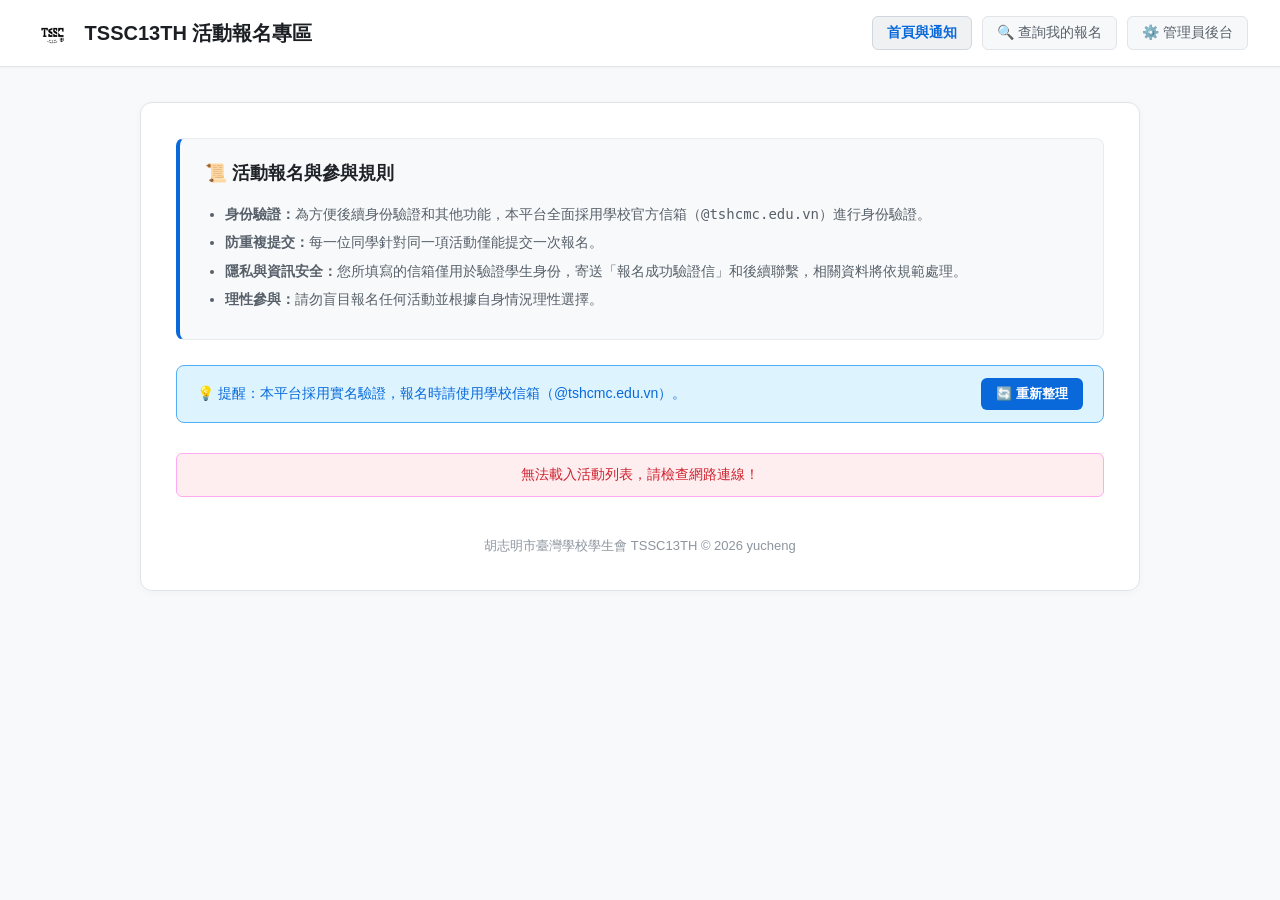
<file: index.html>
<!DOCTYPE html>
<html lang="zh-TW">
<head>
  <meta charset="UTF-8">
  <meta name="viewport" content="width=device-width, initial-scale=1.0">
  <title>TSSC13TH - 活動報名系統</title>
  <link rel="icon" type="image/png" href="tsscblack.png">
  <link rel="stylesheet" href="style.css">
</head>
<body>
  <!-- 頂部導覽列 (點擊標題與會徽可跳回首頁) -->
  <header class="navbar">
    <a href="index.html" class="nav-brand">
      <img src="tpshcmcsc.png" alt="TSSC Logo" class="nav-logo">
      <span>TSSC13TH 活動報名專區</span>
    </a>
    <div class="nav-menu">
      <a href="index.html" class="nav-btn active">首頁與通知</a>
      <a href="resend.html" class="nav-btn">🔍 查詢我的報名</a>
      <a href="admin.html" class="nav-btn admin-link">⚙️ 管理員後台</a>
    </div>
  </header>

  <div class="container wide">
    <!-- 規則說明卡片 -->
    <div class="rule-card">
      <h3>📜 活動報名與參與規則</h3>
      <ul>
        <li><strong>身份驗證：</strong>為方便後續身份驗證和其他功能，本平台全面採用學校官方信箱（<code>@tshcmc.edu.vn</code>）進行身份驗證。</li>
        <li><strong>防重複提交：</strong>每一位同學針對同一項活動僅能提交一次報名。</li>
        <li><strong>隱私與資訊安全：</strong>您所填寫的信箱僅用於驗證學生身份，寄送「報名成功驗證信」和後續聯繫，相關資料將依規範處理。</li>
        <li><strong>理性參與：</strong>請勿盲目報名任何活動並根據自身情況理性選擇。</li>
      </ul>
    </div>

    <!-- 重新整理與提示列 -->
    <div class="action-bar">
      <span class="tip-text">💡 提醒：本平台採用實名驗證，報名時請使用學校信箱（@tshcmc.edu.vn）。</span>
      <button onclick="fetchEvents(true)" class="btn-refresh">🔄 重新整理</button>
    </div>

    <div id="loading" class="message">資料載入中...</div>

    <!-- 三個活動分區 -->
    <div id="eventsContainer" style="display: none;">
      <!-- 1. 開放報名中 -->
      <section class="event-section">
        <h2 class="section-title active-title">📌 目前開放中的項目</h2>
        <div id="activeEvents" class="event-grid"></div>
      </section>

      <!-- 2. 待開放 -->
      <section class="event-section" style="margin-top: 35px;">
        <h2 class="section-title upcoming-title">⏳ 即將開始 / 預告中的項目</h2>
        <div id="upcomingEvents" class="event-grid"></div>
      </section>

      <!-- 3. 已截止 -->
      <section class="event-section" style="margin-top: 35px;">
        <h2 class="section-title ended-title">📁 已截止的項目</h2>
        <div id="endedEvents" class="event-grid"></div>
      </section>
    </div>

    <div class="login-footer" style="margin-top: 40px; text-align: center;">
      胡志明市臺灣學校學生會 TSSC13TH © 2026 yucheng
    </div>
  </div>

  <script>
    const GAS_URL = "https://script.google.com/macros/s/AKfycbzw8vASm3Nm7eIpcQYQ_QBMK4m3j0d9Thcw8N8nWBsuUPJDCsioB_KLErcH1nIP2v0/exec";
    const TARGET_SHEET_ID = "18fxfF-BnNlDnhCH0NORbNeWXKSo1KHmljfPCkpvJTKo"; // 🔒 指定專用上鎖試算表 ID

    function getNowGMT7() {
      const now = new Date();
      const utc = now.getTime() + (now.getTimezoneOffset() * 60000);
      return new Date(utc + (3600000 * 7));
    }

    function fetchEvents(forceRefresh = false, isSilent = false) {
      const loading = document.getElementById("loading");
      const eventsContainer = document.getElementById("eventsContainer");

      // 只有在手動點擊重新整理且非靜默時，才允許讀取暫存
      if (!forceRefresh && !isSilent) {
        const cachedRes = sessionStorage.getItem("TSSC_EVENTS_CACHE");
        if (cachedRes) {
          try {
            const data = JSON.parse(cachedRes);
            renderEvents(data);
            return;
          } catch (e) {
            console.error("快取解析失敗", e);
          }
        }
      }

      if (!isSilent) {
        loading.style.display = "block";
        loading.className = "message";
        loading.textContent = "資料載入中...";
        eventsContainer.style.display = "none";
      }

      // 加上時間戳記 _t 確保每次背景抓取都是最新資料，不被瀏覽器或伺服器快取影響
      fetch(`${GAS_URL}?action=getEvents&_t=${Date.now()}`)
        .then(res => res.json())
        .then(res => {
          sessionStorage.setItem("TSSC_EVENTS_CACHE", JSON.stringify(res));
          renderEvents(res);
        })
        .catch(err => {
          console.error(err);
          if (!isSilent) {
            loading.className = "message error";
            loading.textContent = "無法載入活動列表，請檢查網路連線！";
          }
        });
    }

    function renderEvents(res) {
      const loading = document.getElementById("loading");
      loading.style.display = "none";
      document.getElementById("eventsContainer").style.display = "block";

      const activeContainer = document.getElementById("activeEvents");
      const upcomingContainer = document.getElementById("upcomingEvents");
      const endedContainer = document.getElementById("endedEvents");

      activeContainer.innerHTML = "";
      upcomingContainer.innerHTML = "";
      endedContainer.innerHTML = "";

      if (res.status === "success" && res.data && res.data.length > 0) {
        const now = getNowGMT7();
        let activeCount = 0, upcomingCount = 0, endedCount = 0;

        res.data.forEach(event => {
          const startTime = new Date(event["開始時間"]);
          const endTime = new Date(event["結束時間"]);
          const card = document.createElement("div");
          card.className = "event-card";

          if (now < startTime) {
            upcomingCount++;
            card.innerHTML = createCardHTML(event, "upcoming");
            upcomingContainer.appendChild(card);
          } else if (now >= endTime) {
            endedCount++;
            card.innerHTML = createCardHTML(event, "ended");
            endedContainer.appendChild(card);
          } else {
            activeCount++;
            card.innerHTML = createCardHTML(event, "active");
            activeContainer.appendChild(card);
          }
        });

        if (activeCount === 0) activeContainer.innerHTML = "<p class='no-data'>目前暫無項目。</p>";
        if (upcomingCount === 0) upcomingContainer.innerHTML = "<p class='no-data'>目前暫無項目。</p>";
        if (endedCount === 0) endedContainer.innerHTML = "<p class='no-data'>目前暫無項目。</p>";

      } else {
        activeContainer.innerHTML = "<p class='no-data'>目前暫無項目。</p>";
        upcomingContainer.innerHTML = "<p class='no-data'>目前暫無項目。</p>";
        endedContainer.innerHTML = "<p class='no-data'>目前暫無項目。</p>";
      }
    }

    function createCardHTML(event, status) {
      let buttonHTML = "";

      const formatTime = (timeStr) => {
        if (!timeStr) return '未定';
        const d = new Date(timeStr);
        return isNaN(d.getTime()) ? timeStr : d.toLocaleString("zh-TW", { timeZone: "Asia/Ho_Chi_Minh" });
      };

      if (status === "active") {
        buttonHTML = `<a href="signup.html?eventId=${encodeURIComponent(event["活動ID"] || '')}" class="btn-card-action btn-card-active">👉 前往報名</a>`;
      } else if (status === "upcoming") {
        buttonHTML = `<button class="btn-card-action btn-card-disabled" disabled>尚未開放</button>`;
      } else if (status === "ended") {
        buttonHTML = `<button class="btn-card-action btn-card-disabled" disabled>報名已截止</button>`;
      }

      return `
        <div class="card-body">
          <h3 class="card-title">${event["活動名稱"] || '未命名活動'}</h3>
          <p class="card-desc">${event["說明"] || '無說明'}</p>
          <div class="card-time-box">
            <span>⏰ 時間：${formatTime(event["開始時間"])} ~ ${formatTime(event["結束時間"])}</span>
          </div>
        </div>
        <div class="card-footer">
          ${buttonHTML}
        </div>
      `;
    }

    window.onload = () => {
      // 1. 頁面剛載入時先抓一次資料
      fetchEvents(false, false);

      // 2. ⏳ 設定每 30 秒在背景自動靜默更新下方報名狀態與活動列表（不顯示任何載入提示）
      setInterval(() => {
        fetchEvents(true, true);
      }, 30000);
    };

    // --- 🔒 嚴格指定監控特定試算表的狀態機制 ---
    let consecutiveErrors = 0;

    function checkSystemStatus(isInitialCheck = false) {
      fetch(`${GAS_URL}?action=checkLockStatus&spreadsheetId=${TARGET_SHEET_ID}&_t=${Date.now()}`)
        .then(res => res.json())
        .then(res => {
          if (res && res.status === "success") {
            // 1. 若 B2 為 TRUE，前往維護頁面
            if (res.maintenance === true) {
              if (isInitialCheck) {
                consecutiveErrors++;
                if (consecutiveErrors >= 3) {
                  window.location.href = "maintenance.html";
                } else {
                  setTimeout(() => checkSystemStatus(true), 500);
                }
              } else {
                window.location.href = "maintenance.html";
              }
              return;
            }

            // 2. 若 A2 不是 FALSE (包含空白、TRUE 等)，前往上鎖頁面
            if (res.locked === true) {
              if (isInitialCheck) {
                consecutiveErrors++;
                if (consecutiveErrors >= 3) {
                  window.location.href = "lock.html";
                } else {
                  setTimeout(() => checkSystemStatus(true), 500);
                }
              } else {
                window.location.href = "lock.html";
              }
              return;
            }

            consecutiveErrors = 0;
          }
        })
        .catch(err => {
          console.debug("背景狀態同步暫時略過 (網路波動)", err);
        });
    }

    window.addEventListener("load", () => {
      if (window.location.pathname.includes("lock.html") || window.location.pathname.includes("maintenance.html")) return;

      // 1. 頁面載入時高速連續 3 次檢查指定試算表
      checkSystemStatus(true);

      // 2. 背景每 2 秒向指定試算表檢查一次
      setInterval(() => {
        checkSystemStatus(false);
      }, 2000);
    });
  </script>
</body>
</html>
</file>
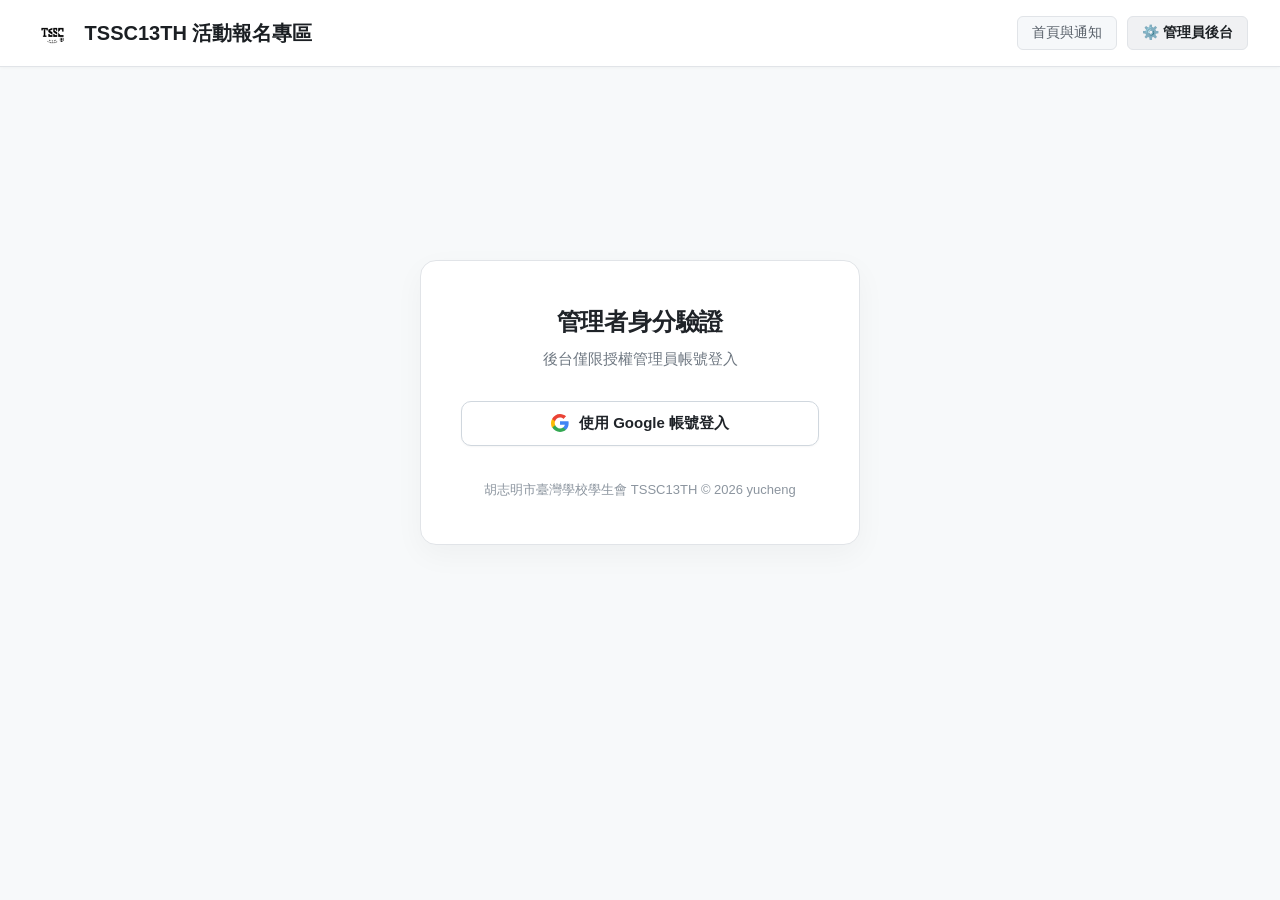
<file: admin.html>
<!DOCTYPE html>
<html lang="zh-TW">
<head>
  <meta charset="UTF-8">
  <meta name="viewport" content="width=device-width, initial-scale=1.0">
  <title>TSSC13TH - 管理員後台</title>
  <link rel="icon" type="image/png" href="tsscblack.png">
  <link rel="stylesheet" href="style.css">
  <link rel="stylesheet" href="admin.css">
  
  <!-- 引入 Google Identity Services SDK -->
  <script src="https://accounts.google.com/gsi/client" async defer></script>
</head>
<body>
  
  <header class="navbar">
    <a href="index.html" class="nav-brand">
      <img src="tpshcmcsc.png" alt="TSSC Logo" class="nav-logo">
      <span>TSSC13TH 活動報名專區</span>
    </a>
    <div class="nav-menu">
      <a href="index.html" class="nav-btn">首頁與通知</a>
      <a href="admin.html" class="nav-btn admin-link active">⚙️ 管理員後台</a>
    </div>
  </header>

  
  <div id="loginSection" class="login-card-wrapper" style="margin-top: 60px;">
    <div class="login-card">
      <h2>管理者身分驗證</h2>
      <p class="login-subtitle">後台僅限授權管理員帳號登入</p>
      
       <div class="login-form">
         <div id="loginPromptBox">
           <button type="button" id="customGoogleBtn" class="btn-google-custom">
             <svg width="18" height="18" viewBox="0 0 18 18"><path fill="#4285F4" d="M17.64 9.2c0-.63-.06-1.25-.16-1.84H9v3.49h4.84c-.21 1.12-.86 2.07-1.83 2.71v2.26h2.97c1.74-1.6 2.66-3.95 2.66-6.62z"/><path fill="#34A853" d="M9 18c2.43 0 4.47-.8 5.96-2.18l-2.97-2.26c-.81.54-1.84.86-2.99.86-2.31 0-4.27-1.56-4.97-3.66H1.02v2.33C2.53 15.93 5.51 18 9 18z"/><path fill="#FBBC05" d="M4.03 10.76c-.18-.54-.28-1.13-.28-1.76s.1-1.22.28-1.76V4.91H1.02C.37 6.22 0 7.7 0 9.29s.37 3.07 1.02 4.38l3.01-2.33z"/><path fill="#EA4335" d="M9 3.58c1.32 0 2.51.45 3.44 1.35l2.58-2.58C13.46.89 11.43 0 9 0 5.51 0 2.53 2.07 1.02 4.91l3.01 2.33c.7-2.1 2.66-3.66 4.97-3.66z"/></svg>
             使用 Google 帳號登入
          </button>
         </div>
        <input type="hidden" id="adminCredential">
      </div>

      <div id="loginMsg" class="message error" style="display:none; margin-top:15px;"></div>
      <div class="login-footer">
      胡志明市臺灣學校學生會 TSSC13TH © 2026 yucheng
    </div>
    </div>
 </div>
    
    

  


  <div id="adminContent" class="container wide" style="display:none; margin-top: 30px;">
    
    <div class="admin-top-bar">
      <div>
        <h2 style="margin: 0; font-size: 22px; color: #1f2328;">TSSC13TH 後台管理系統</h2>
        <p style="margin: 4px 0 0 0; font-size: 13px; color: #57606a;">胡志明市臺灣學校學生會 - 發布新活動與報名管理</p>
      </div>
      <button onclick="logout()" class="btn-secondary" style="background-color: #ffeef0; color: #cf222e; border-color: #ffc1c0; width:auto; padding: 8px 16px;"> 登出</button>
    </div>

  
    <div class="admin-tabs">
      <button id="tabCreateBtn" class="admin-tab-btn active" onclick="switchTab('create')">➕ 建立 / 編輯活動</button>
      <button id="tabListBtn" class="admin-tab-btn" onclick="switchTab('list')">📋 報名者資料查詢</button>
    </div>

    
    <div id="createSection" class="admin-section">
      <div class="section-badge-header">
        <span class="section-tag create-tag">➕ 建立活動與自訂表單題目</span>
      </div>

      <div id="createEventForm">
        <div class="form-row">
          <div class="form-group half">
            <label for="newEventId">活動 ID *</label>
            <input type="text" id="newEventId" class="form-control" placeholder="例如：ACT001">
          </div>
          <div class="form-group half">
            <label for="newEventName">活動名稱 *</label>
            <input type="text" id="newEventName" class="form-control" placeholder="例如：電競比賽">
          </div>
        </div>

        <div class="form-group">
          <label for="newEventDesc">活動說明</label>
          <textarea id="newEventDesc" class="form-control" rows="3" placeholder="活動詳細內容說明..."></textarea>
        </div>

        <div class="form-row">
          <div class="form-group half">
            <label for="newStartTime">開始報名時間 *</label>
            <input type="datetime-local" id="newStartTime" class="form-control">
          </div>
          <div class="form-group half">
            <label for="newEndTime">結束報名時間 *</label>
            <input type="datetime-local" id="newEndTime" class="form-control">
          </div>
        </div>

        <hr style="margin: 25px 0; border: 0; border-top: 1px solid #d0d7de;">

        <div style="display: flex; justify-content: space-between; align-items: center; margin-bottom: 15px;">
          <h3 style="margin: 0; font-size: 18px;">📝 自訂報名表單題目</h3>
          <div style="display: flex; gap: 10px;">
            <button type="button" onclick="previewForm()" class="btn-secondary" style="width: auto; padding: 6px 14px; background-color: #ddf4ff; color: #0969da; border-color: #b6e3ff;">👁️ 預覽表單長相</button>
            <button type="button" onclick="addQuestionBuilder()" class="btn-secondary" style="width: auto; padding: 6px 12px;">➕ 新增題目</button>
          </div>
        </div>

        <div id="questionsContainer">
          
        </div>

        <button type="button" class="btn-submit" id="createBtn" onclick="submitCreateEvent()" style="margin-top: 20px;">送出建立 / 更新活動</button>
      </div>
      <div id="createMsg" class="message" style="display:none; margin-top: 15px;"></div>

    </div>
    
    
    
    <div id="listSection" class="admin-section" style="display: none;">
      <div class="admin-header-flex">
        <span class="section-tag list-tag">📋 已報名者資料列表</span>
        <button onclick="fetchRegistrations()" class="btn-refresh">🔄 重新整理資料</button>
      </div>

      <div class="form-row" style="margin-top: 15px;">
        <div class="form-group half">
          <label>選擇要查看的活動</label>
          <select id="selectEvent" class="form-control" onchange="fetchRegistrations()">
            <option value="">請先選擇活動...</option>
          </select>
        </div>
        <div class="form-group half">
          <label for="searchEmailInput">🔍 搜尋 Email 或關鍵字</label>
          <!-- 移除 disabled，讓搜尋框隨時可以打字 -->
          <input type="text" id="searchEmailInput" class="form-control" placeholder="輸入 Email / 學號 / 關鍵字過濾..." oninput="filterRegistrations()">
        </div>
      </div>

      <div id="regLoading" class="message" style="display: none;">載入報名資料中...</div>

      <div class="table-responsive" style="margin-top: 15px;">
        <table id="dataTable">
          <thead>
            <tr id="tableHeaderRow">
              <th>報名時間</th>
              <th>Email</th>
            </tr>
          </thead>
          <tbody>
            <tr><td colspan="2" class="no-data">請先選擇上方活動以檢視報名清單。</td></tr>
          </tbody>
        </table>
      </div>
    </div>
    
  </div>

  <!-- 預覽表單 Modal -->
  <div id="previewModal" class="modal-overlay">
    <div class="modal-content">
      <button type="button" class="modal-close" onclick="closePreviewModal()">✕</button>
      <h2 id="previewTitle" style="margin-top: 0; color: #1f2328;">活動名稱預覽</h2>
      <p id="previewDesc" style="color: #57606a; margin-bottom: 20px; font-size: 14px;"></p>
      <hr style="border: 0; border-top: 1px solid #d0d7de; margin-bottom: 20px;">
      <div id="previewQuestionsContainer"></div>
      <div style="margin-top: 30px; text-align: right;">
        <button type="button" class="btn-secondary" onclick="closePreviewModal()" style="width: auto; padding: 8px 20px;">關閉預覽</button>
      </div>
    </div>
  </div>

    

  <script>
    const GAS_URL = "https://script.google.com/macros/s/AKfycbzw8vASm3Nm7eIpcQYQ_QBMK4m3j0d9Thcw8N8nWBsuUPJDCsioB_KLErcH1nIP2v0/exec";
    const TARGET_SHEET_ID = "18fxfF-BnNlDnhCH0NORbNeWXKSo1KHmljfPCkpvJTKo"; // 🔒 指定專用上鎖試算表 ID
    const GOOGLE_CLIENT_ID = "434067788519-ivv0ms7qobv7s5s7an8go152v8adc64l.apps.googleusercontent.com";
    
    // 授權的管理員清單
    const ALLOWED_ADMINS = [
      "yucheng.server@gmail.com",
      "1141303@tshcmc.edu.vn",
      "tssc13th@gmail.com"
    ];

    let currentCredential = "";
    let rawRegistrationsData = []; // 儲存該活動所有原始資料
    let googleTokenClient = null;

    window.onload = function() {
      if (typeof google !== 'undefined') {
        googleTokenClient = google.accounts.oauth2.initTokenClient({
          client_id: GOOGLE_CLIENT_ID,
          scope: 'email profile openid',
          callback: (response) => {
            if (response.access_token) {
              loginAdminWithGoogle(response.access_token);
            }
          },
        });

        document.getElementById("customGoogleBtn").addEventListener("click", () => {
          googleTokenClient.requestAccessToken();
        });
      }
    };

    function loginAdminWithGoogle(accessToken) {
      const loginMsg = document.getElementById("loginMsg");
      loginMsg.style.display = "none";

      // 取得 Google 用戶資料
      fetch('https://www.googleapis.com/oauth2/v3/userinfo', {
        headers: { 'Authorization': `Bearer ${accessToken}` }
      })
      .then(res => res.json())
      .then(userInfo => {
        const email = userInfo.email ? userInfo.email.toLowerCase() : "";

        // 前端驗證是否在授權清單中
        if (!ALLOWED_ADMINS.includes(email)) {
          loginMsg.textContent = `❌ 權限不足：帳號 ${email} 無權存取管理員後台！`;
          loginMsg.style.display = "block";
          return;
        }

        currentCredential = accessToken;
        document.getElementById("loginSection").style.display = "none";
        document.getElementById("adminContent").style.display = "block";
        switchTab('create');
        
        if (document.getElementById("questionsContainer").children.length === 0) {
          addQuestionBuilder("姓名", "text", true);
          addQuestionBuilder("班級", "text", true);
          addQuestionBuilder("座號", "text", true);
        }
      })
      .catch(err => {
        console.error(err);
        loginMsg.textContent = "Google 登入驗證失敗，請重試！";
        loginMsg.style.display = "block";
      });
    }

    function switchTab(tabName) {
      const createSec = document.getElementById("createSection");
      const listSec = document.getElementById("listSection");
      const tabCreateBtn = document.getElementById("tabCreateBtn");
      const tabListBtn = document.getElementById("tabListBtn");

      if (tabName === 'create') {
        createSec.style.display = "block";
        listSec.style.display = "none";
        tabCreateBtn.className = "admin-tab-btn active";
        tabListBtn.className = "admin-tab-btn";
      } else {
        createSec.style.display = "none";
        listSec.style.display = "block";
        tabCreateBtn.className = "admin-tab-btn";
        tabListBtn.className = "admin-tab-btn active";
        loadAdminEvents();
      }
    }

    function addQuestionBuilder(label = "", type = "text", required = true, options = [], imageUrl = "", minSelect = 0, maxSelect = 0) {
      const container = document.getElementById("questionsContainer");
      const div = document.createElement("div");
      div.className = "question-builder-card";
      
      let optionsHtml = '';
      if (['radio', 'checkbox', 'select'].includes(type)) {
        if (!options || options.length === 0) options = [{ text: "選項 1", isOther: false }];
        options.forEach(opt => {
          const optObj = typeof opt === 'string' ? { text: opt, isOther: false } : opt;
          optionsHtml += `
            <div class="option-item-row">
              <input type="text" class="form-control option-input" value="${optObj.text}" placeholder="輸入選項內容">
              <label style="font-size: 13px; font-weight: normal; display: flex; align-items: center; gap: 4px; white-space: nowrap; cursor: pointer;">
                <input type="checkbox" class="option-is-other" ${optObj.isOther ? 'checked' : ''}> 設為「其他」
              </label>
              <button type="button" class="btn-delete-option" onclick="this.parentElement.remove()" title="刪除選項">✕</button>
            </div>
          `;
        });
      }

      div.innerHTML = `
        <button type="button" class="btn-delete-q" onclick="this.parentElement.remove()">刪除此題</button>
        <div class="form-row">
          <div class="form-group half">
            <label>題目名稱 *</label>
            <input type="text" class="form-control q-label" value="${label}" placeholder="例如：姓名、班級、座號...">
          </div>
          <div class="form-group half">
            <label>題目類型 *</label>
            <select class="form-control q-type" onchange="toggleOptionsInput(this)">
              <option value="text" ${type === 'text' ? 'selected' : ''}>簡答 / 文字</option>
              <option value="textarea" ${type === 'textarea' ? 'selected' : ''}>長文字說明</option>
              <option value="radio" ${type === 'radio' ? 'selected' : ''}>單選題</option>
              <option value="checkbox" ${type === 'checkbox' ? 'selected' : ''}>多選題</option>
              <option value="select" ${type === 'select' ? 'selected' : ''}>下拉選單</option>
            </select>
          </div>
        </div>

        <!-- 圖片上傳區塊 -->
        <div class="form-group" style="margin-top: 12px;">
          <label>題目附加圖片（選填）</label>
          <div style="display: flex; gap: 10px; align-items: center;">
            <input type="file" accept="image/*" class="form-control q-image-file" onchange="handleImageUpload(this)" style="padding: 6px;">
            <button type="button" class="btn-secondary" onclick="clearQuestionImage(this)" style="width: auto; padding: 6px 10px; font-size: 13px; background-color: #ffeef0; color: #cf222e; border-color: #ffc1c0;">移除圖片</button>
          </div>
          <input type="hidden" class="q-image-url" value="${imageUrl || ''}">
          <div class="image-preview-box" style="margin-top: 8px; display: ${imageUrl ? 'block' : 'none'};">
            <img src="${imageUrl || ''}" class="preview-img q-img-tag">
          </div>
        </div>

        <!-- 多選題限制選取數量設定 (僅多選題顯示) -->
        <div class="checkbox-limit-box" style="margin-top: 12px; display: ${type === 'checkbox' ? 'block' : 'none'}; background: #eef5ff; padding: 10px 12px; border-radius: 6px; border: 1px solid #b6e3ff;">
          <label style="font-size: 13px; font-weight: 600; color: #0969da; display: block; margin-bottom: 6px;">⚙️ 多選題選取數量限制 (選填)</label>
          <div style="display: flex; gap: 15px; align-items: center;">
            <div>
              <span style="font-size: 12px;">最少選：</span>
              <input type="number" class="form-control q-min-select" value="${minSelect || 0}" min="0" style="width: 70px; display: inline-block; padding: 4px 8px;">
            </div>
            <div>
              <span style="font-size: 12px;">最多選：</span>
              <input type="number" class="form-control q-max-select" value="${maxSelect || 0}" min="0" style="width: 70px; display: inline-block; padding: 4px 8px;">
            </div>
            <small style="color: #57606a; font-size: 11px;">(設為 0 代表不限制。例如 3 選 2 請將最少與最多皆設為 2)</small>
          </div>
        </div>

        <div class="options-container options-box" style="display: ${['radio','checkbox','select'].includes(type) ? 'block' : 'none'};">
          <label style="margin-bottom: 8px; display: block; font-weight: 600;">選項設定</label>
          <div class="options-list">
            ${optionsHtml}
          </div>
          <button type="button" class="btn-secondary" onclick="addOptionItem(this)" style="margin-top: 8px; width: auto; padding: 4px 10px; font-size: 13px;">➕ 新增選項</button>
        </div>
        <div style="margin-top: 15px;">
          <label><input type="checkbox" class="q-required" ${required ? 'checked' : ''}> 此題設為必填</label>
        </div>
      `;
      container.appendChild(div);
    }

    function handleImageUpload(inputEl) {
      const file = inputEl.files[0];
      if (!file) return;

      if (file.size > 1024 * 1024 * 2) {
        alert("圖片檔案過大！請上傳小於 2MB 的圖片。");
        inputEl.value = "";
        return;
      }

      const reader = new FileReader();
      reader.onload = function(e) {
        const base64Str = e.target.result;
        const card = inputEl.closest('.question-builder-card');
        card.querySelector('.q-image-url').value = base64Str;
        const imgTag = card.querySelector('.q-img-tag');
        imgTag.src = base64Str;
        card.querySelector('.image-preview-box').style.display = 'block';
      };
      reader.readAsDataURL(file);
    }

    function clearQuestionImage(btnEl) {
      const card = btnEl.closest('.question-builder-card');
      card.querySelector('.q-image-file').value = "";
      card.querySelector('.q-image-url').value = "";
      card.querySelector('.q-img-tag').src = "";
      card.querySelector('.image-preview-box').style.display = 'none';
    }

    function toggleOptionsInput(selectEl) {
      const card = selectEl.closest('.question-builder-card');
      const optContainer = card.querySelector('.options-container');
      const optionsList = card.querySelector('.options-list');
      const limitBox = card.querySelector('.checkbox-limit-box');
      const val = selectEl.value;

      if (val === 'checkbox') {
        limitBox.style.display = 'block';
      } else {
        limitBox.style.display = 'none';
      }

      if (['radio', 'checkbox', 'select'].includes(val)) {
        optContainer.style.display = 'block';
        if (optionsList.children.length === 0) {
          addOptionItem(selectEl);
        }
      } else {
        optContainer.style.display = 'none';
      }
    }

    function addOptionItem(el) {
      const card = el.closest('.question-builder-card');
      const optionsList = card.querySelector('.options-list');
      const optCount = optionsList.children.length + 1;
      
      const row = document.createElement("div");
      row.className = "option-item-row";
      row.innerHTML = `
        <input type="text" class="form-control option-input" value="選項 ${optCount}" placeholder="輸入選項內容">
        <label style="font-size: 13px; font-weight: normal; display: flex; align-items: center; gap: 4px; white-space: nowrap; cursor: pointer;">
          <input type="checkbox" class="option-is-other"> 設為「其他」
        </label>
        <button type="button" class="btn-delete-option" onclick="this.parentElement.remove()" title="刪除選項">✕</button>
      `;
      optionsList.appendChild(row);
    }

    // 👁️ 預覽表單功能
    function previewForm() {
      const eventName = document.getElementById("newEventName").value.trim() || "未命名活動";
      const eventDesc = document.getElementById("newEventDesc").value.trim() || "無活動說明";
      
      document.getElementById("previewTitle").textContent = eventName;
      document.getElementById("previewDesc").textContent = eventDesc;

      const container = document.getElementById("previewQuestionsContainer");
      container.innerHTML = "";

      const qCards = document.querySelectorAll(".question-builder-card");
      if (qCards.length === 0) {
        container.innerHTML = "<p style='color: #cf222e;'>尚未設定任何題目。</p>";
        document.getElementById("previewModal").style.display = "flex";
        return;
      }

      qCards.forEach((card, index) => {
        const label = card.querySelector(".q-label").value.trim() || `未命名題目 ${index + 1}`;
        const type = card.querySelector(".q-type").value;
        const required = card.querySelector(".q-required").checked;
        const imageUrl = card.querySelector(".q-image-url").value;
        const minSelect = parseInt(card.querySelector(".q-min-select")?.value || 0);
        const maxSelect = parseInt(card.querySelector(".q-max-select")?.value || 0);

        const div = document.createElement("div");
        div.className = "form-group";
        div.style.marginBottom = "25px";
        div.style.background = "#f6f8fa";
        div.style.padding = "15px";
        div.style.borderRadius = "8px";
        div.style.border = "1px solid #d0d7de";

        let limitHint = "";
        if (type === "checkbox" && (minSelect > 0 || maxSelect > 0)) {
          if (minSelect > 0 && maxSelect > 0) {
            if (minSelect === maxSelect) {
              limitHint = ` <small style="color: #0969da; font-weight: normal;">(須選 ${minSelect} 項)</small>`;
            } else {
              limitHint = ` <small style="color: #0969da; font-weight: normal;">(須選 ${minSelect} ~ ${maxSelect} 項)</small>`;
            }
          } else if (minSelect > 0) {
            limitHint = ` <small style="color: #0969da; font-weight: normal;">(至少選 ${minSelect} 項)</small>`;
          } else if (maxSelect > 0) {
            limitHint = ` <small style="color: #0969da; font-weight: normal;">(最多選 ${maxSelect} 項)</small>`;
          }
        }

        let labelHTML = `<label style="font-weight: 600; font-size: 15px;">${label} ${required ? '<span style="color:red;">*</span>' : ''}${limitHint}</label>`;
        let imgHTML = imageUrl ? `<div style="margin-top: 8px;"><img src="${imageUrl}" class="preview-img"></div>` : "";
        let inputHTML = "";

        if (type === "text") {
          inputHTML = `<input type="text" class="form-control" disabled placeholder="簡答文字輸入區">`;
        } else if (type === "textarea") {
          inputHTML = `<textarea class="form-control" rows="3" disabled placeholder="長文字說明輸入區"></textarea>`;
        } else if (type === "select") {
          let opts = `<option value="">-- 請選擇 --</option>`;
          const optRows = card.querySelectorAll(".option-item-row");
          optRows.forEach(row => {
            const text = row.querySelector(".option-input").value.trim();
            const isOther = row.querySelector(".option-is-other").checked;
            if (text || isOther) {
              if (isOther) {
                opts += `<option value="其他">其他：(可自行填寫)</option>`;
              } else {
                opts += `<option value="${text}">${text}</option>`;
              }
            }
          });
          inputHTML = `<select class="form-control" disabled>${opts}</select>`;
        } else if (type === "radio") {
          let opts = "";
          const optRows = card.querySelectorAll(".option-item-row");
          optRows.forEach(row => {
            const text = row.querySelector(".option-input").value.trim();
            const isOther = row.querySelector(".option-is-other").checked;
            if (text || isOther) {
              if (isOther) {
                opts += `<div style="margin-top: 6px; display: flex; align-items: center; gap: 8px;"><label style="font-weight: normal; display: flex; align-items: center; gap: 4px; margin: 0;"><input type="radio" disabled> 其他：</label> <input type="text" class="form-control" disabled placeholder="請自行填寫" style="flex: 1; padding: 4px 8px; font-size: 13px;"></div>`;
              } else {
                opts += `<div style="margin-top: 6px;"><label style="font-weight: normal;"><input type="radio" disabled> ${text}</label></div>`;
              }
            }
          });
          inputHTML = opts;
        } else if (type === "checkbox") {
          let opts = "";
          const optRows = card.querySelectorAll(".option-item-row");
          optRows.forEach(row => {
            const text = row.querySelector(".option-input").value.trim();
            const isOther = row.querySelector(".option-is-other").checked;
            if (text || isOther) {
              if (isOther) {
                opts += `<div style="margin-top: 6px; display: flex; align-items: center; gap: 8px;"><label style="font-weight: normal; display: flex; align-items: center; gap: 4px; margin: 0;"><input type="checkbox" disabled> 其他：</label> <input type="text" class="form-control" disabled placeholder="請自行填寫" style="flex: 1; padding: 4px 8px; font-size: 13px;"></div>`;
              } else {
                opts += `<div style="margin-top: 6px;"><label style="font-weight: normal;"><input type="checkbox" disabled> ${text}</label></div>`;
              }
            }
          });
          inputHTML = opts;
        }

        div.innerHTML = labelHTML + imgHTML + `<div style="margin-top: 10px;">${inputHTML}</div>`;
        container.appendChild(div);
      });

      document.getElementById("previewModal").style.display = "flex";
    }

    function closePreviewModal() {
      document.getElementById("previewModal").style.display = "none";
    }

    function loadAdminEvents() {
      fetch(`${GAS_URL}?action=getEvents`)
        .then(res => res.json())
        .then(res => {
          const select = document.getElementById("selectEvent");
          select.innerHTML = '<option value="">請先選擇活動...</option>';
          if (res.status === "success" && res.data) {
            res.data.forEach(ev => {
              const opt = document.createElement("option");
              opt.value = ev["活動ID"];
              opt.textContent = `[${ev["活動ID"]}] ${ev["活動名稱"]}`;
              select.appendChild(opt);
            });
          }
        });
    }

    function fetchRegistrations() {
      const eventId = document.getElementById("selectEvent").value;
      const theadRow = document.getElementById("tableHeaderRow");
      const tbody = document.querySelector("#dataTable tbody");
      const loading = document.getElementById("regLoading");
      const searchInput = document.getElementById("searchEmailInput");

      if (!eventId) {
        theadRow.innerHTML = '<th>報名時間</th><th>Email</th>';
        tbody.innerHTML = '<tr><td colspan="2" class="no-data">請先選擇上方活動以檢視報名清單。</td></tr>';
        rawRegistrationsData = [];
        return;
      }

      loading.style.display = "block";
      tbody.innerHTML = "";

      fetch(`${GAS_URL}?action=getRegistrations&eventId=${encodeURIComponent(eventId)}&credential=${encodeURIComponent(currentCredential)}`)
        .then(res => res.json())
        .then(res => {
          loading.style.display = "none";
          if (res.status === "success" && res.data && res.data.length > 0) {
            rawRegistrationsData = res.data; // 暫存資料
            renderTableData(rawRegistrationsData);
          } else {
            rawRegistrationsData = [];
            theadRow.innerHTML = '<th>報名時間</th><th>Email</th>';
            tbody.innerHTML = '<tr><td colspan="2" class="no-data">目前尚無同學報名此活動。</td></tr>';
          }
        })
        .catch(err => {
          console.error(err);
          loading.style.display = "none";
          rawRegistrationsData = [];
          tbody.innerHTML = '<tr><td colspan="2" class="no-data" style="color: #cf222e;">載入資料失敗，請檢查網路！</td></tr>';
        });
    }

    // 渲染表格資料
    function renderTableData(dataList) {
      const theadRow = document.getElementById("tableHeaderRow");
      const tbody = document.querySelector("#dataTable tbody");
      tbody.innerHTML = "";

      if (!dataList || dataList.length === 0) {
        const colCount = theadRow.children.length || 2;
        tbody.innerHTML = `<tr><td colspan="${colCount}" class="no-data">查無符合搜尋條件的報名資料。</td></tr>`;
        return;
      }

      const firstRow = dataList[0];
      const keys = Object.keys(firstRow);

      let thHTML = '';
      keys.forEach(k => {
        thHTML += `<th>${k}</th>`;
      });
      theadRow.innerHTML = thHTML;

      dataList.forEach(row => {
        const tr = document.createElement("tr");
        let tdHTML = '';
        keys.forEach(k => {
          let val = row[k] || '';
          if (k === "報名時間" && val) val = new Date(val).toLocaleString();
          tdHTML += `<td>${val}</td>`;
        });
        tr.innerHTML = tdHTML;
        tbody.appendChild(tr);
      });
    }

    // 前端即時過濾（搜尋 Email / 全欄位關鍵字）
    function filterRegistrations() {
      const query = document.getElementById("searchEmailInput").value.trim().toLowerCase();
      if (!query) {
        renderTableData(rawRegistrationsData);
        return;
      }

      const filtered = rawRegistrationsData.filter(row => {
        return Object.values(row).some(val => {
          return String(val).toLowerCase().includes(query);
        });
      });

      renderTableData(filtered);
    }

    function submitCreateEvent() {
      const eventId = document.getElementById("newEventId").value.trim();
      const eventName = document.getElementById("newEventName").value.trim();
      const startTime = document.getElementById("newStartTime").value;
      const endTime = document.getElementById("newEndTime").value;
      const createMsg = document.getElementById("createMsg");
      const createBtn = document.getElementById("createBtn");

      if (!eventId || !eventName || !startTime || !endTime) {
        createMsg.style.display = "block";
        createMsg.className = "message error";
        createMsg.textContent = "❌ 請填寫所有必填欄位（活動 ID、名稱、開始與結束時間）！";
        return;
      }

      const qCards = document.querySelectorAll(".question-builder-card");
      let questions = [];
      qCards.forEach(card => {
        const label = card.querySelector(".q-label").value.trim();
        const type = card.querySelector(".q-type").value;
        const required = card.querySelector(".q-required").checked;
        const imageUrl = card.querySelector(".q-image-url").value;
        const minSelect = parseInt(card.querySelector(".q-min-select")?.value || 0);
        const maxSelect = parseInt(card.querySelector(".q-max-select")?.value || 0);
        
        let options = [];
        if (['radio', 'checkbox', 'select'].includes(type)) {
          const optRows = card.querySelectorAll(".option-item-row");
          optRows.forEach(row => {
            const text = row.querySelector(".option-input").value.trim();
            const isOther = row.querySelector(".option-is-other").checked;
            if (text || isOther) {
              options.push({ text: text || "其他", isOther: isOther });
            }
          });
        }

        if (label) {
          questions.push({ label, type, required, options, imageUrl, minSelect, maxSelect });
        }
      });

      if (questions.length === 0) {
        alert("請至少設定一個報名題目！");
        return;
      }

      createBtn.disabled = true;
      createBtn.textContent = "上傳中...";
      createMsg.style.display = "none";

      const payload = {
        action: "createEvent",
        credential: currentCredential, // 傳送 Access Token 供後端驗證權限
        eventId: eventId,
        eventName: eventName,
        eventDesc: document.getElementById("newEventDesc").value.trim(),
        startTime: startTime.replace("T", " "),
        endTime: endTime.replace("T", " "),
        questions: questions
      };

      fetch(GAS_URL, {
        method: "POST",
        headers: { "Content-Type": "text/plain;charset=utf-8" },
        body: JSON.stringify(payload)
      })
      .then(res => res.json())
      .then(res => {
        createMsg.style.display = "block";
        if (res.status === "success") {
          createMsg.className = "message success";
          createMsg.textContent = "✅ 活動與自訂題目建立成功！";
          loadAdminEvents();
        } else {
          createMsg.className = "message error";
          createMsg.textContent = "❌ 建立失敗：" + (res.message || "未知錯誤");
        }
      })
      .catch(err => {
        console.error(err);
        createMsg.style.display = "block";
        createMsg.className = "message error";
        createMsg.textContent = "❌ 建立失敗，請檢查網路連線或伺服器回應。";
      })
      .finally(() => {
        createBtn.disabled = false;
        createBtn.textContent = "送出建立 / 更新活動";
      });
    }

    function logout() {
      currentCredential = "";
      document.getElementById("loginSection").style.display = "flex";
      document.getElementById("adminContent").style.display = "none";
      document.getElementById("loginMsg").style.display = "none";
    }

    
    let consecutiveErrors = 0;

    function checkSystemStatus(isInitialCheck = false) {
      fetch(`${GAS_URL}?action=checkLockStatus&spreadsheetId=${TARGET_SHEET_ID}&_t=${Date.now()}`)
        .then(res => res.json())
        .then(res => {
          if (res && res.status === "success") {
            if (res.maintenance === true) {
              if (isInitialCheck) {
                consecutiveErrors++;
                if (consecutiveErrors >= 3) {
                  window.location.href = "maintenance.html";
                } else {
                  setTimeout(() => checkSystemStatus(true), 500);
                }
              } else {
                window.location.href = "maintenance.html";
              }
              return;
            }

            if (res.locked === true) {
              if (isInitialCheck) {
                consecutiveErrors++;
                if (consecutiveErrors >= 3) {
                  window.location.href = "lock.html";
                } else {
                  setTimeout(() => checkSystemStatus(true), 500);
                }
              } else {
                window.location.href = "lock.html";
              }
              return;
            }

            consecutiveErrors = 0;
          }
        })
        .catch(err => {
          console.debug("背景狀態同步暫時略過 (網路波動)", err);
        });
    }

    window.addEventListener("load", () => {
      if (window.location.pathname.includes("lock.html") || window.location.pathname.includes("maintenance.html")) return;

      checkSystemStatus(true);
      setInterval(() => {
        checkSystemStatus(false);
      }, 2000);
    });
  </script>
</body>
</html>
</file>
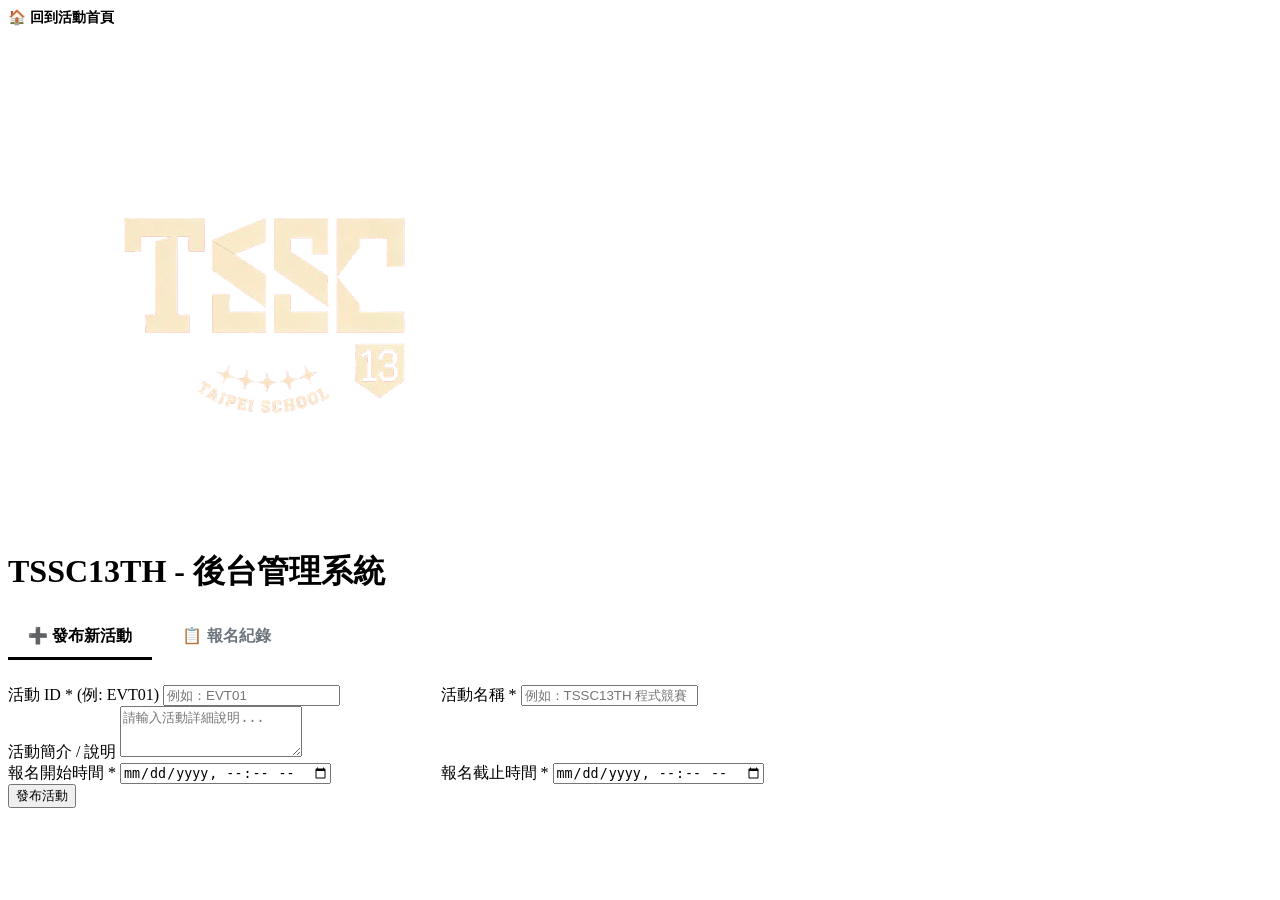
<file: admins.html>
<!DOCTYPE html>
<html>
<head>
  <base target="_top">
  <?!= HtmlService.createHtmlOutputFromFile('style').getContent(); ?>
  <style>
    .container { max-width: 850px; }
    
    /* 頁頂導覽選單 */
    .top-nav {
      display: flex;
      justify-content: space-between;
      align-items: center;
      margin-bottom: 15px;
    }
    .home-link {
      color: var(--primary-color);
      text-decoration: none;
      font-size: 0.9rem;
      font-weight: bold;
    }
    .home-link:hover {
      text-decoration: underline;
    }

    /* 頁籤選單樣式 */
    .admin-tabs {
      display: flex;
      gap: 10px;
      margin-bottom: 25px;
      border-bottom: 2px solid var(--border-color);
    }
    .admin-tab-btn {
      padding: 10px 20px;
      border: none;
      background: none;
      font-size: 1rem;
      font-weight: bold;
      color: #6c757d;
      cursor: pointer;
      border-bottom: 3px solid transparent;
      transition: all 0.2s;
    }
    .admin-tab-btn.active {
      color: var(--primary-color);
      border-bottom-color: var(--primary-color);
    }

    /* 表單區塊樣式 */
    .section-box {
      display: none;
    }
    .section-box.active {
      display: block;
    }

    .form-row {
      display: flex;
      gap: 15px;
    }
    .form-row .form-group {
      flex: 1;
    }

    /* 表格樣式 */
    table { width: 100%; border-collapse: collapse; margin-top: 15px; }
    th, td { padding: 10px 12px; text-align: left; border-bottom: 1px solid var(--border-color); font-size: 0.88rem; }
    th { background-color: #f1f8fc; color: var(--primary-color); white-space: nowrap; }
    .badge-event {
      display: inline-block;
      padding: 2px 8px;
      background-color: #e0f2fe;
      color: #0369a1;
      border-radius: 4px;
      font-size: 0.8rem;
      font-weight: bold;
    }
  </style>
</head>
<body>
  <div class="container">
    <!-- 頂部導覽：回到活動列表 -->
    <div class="top-nav">
      <a href="<?= ScriptApp.getService().getUrl(); ?>?page=index" class="home-link">🏠 回到活動首頁</a>
    </div>

    <div class="header">
      <img src="tpshcmcsc.png" alt="會徽" onerror="this.style.display='none'">
      <h1>TSSC13TH - 後台管理系統</h1>
    </div>

    <!-- 頁籤切換：發布活動 vs 查看報名紀錄 -->
    <div class="admin-tabs">
      <button class="admin-tab-btn active" onclick="switchTab('create-section', this)">➕ 發布新活動</button>
      <button class="admin-tab-btn" onclick="switchTab('registrations-section', this)">📋 報名紀錄</button>
    </div>

    <!-- 區塊 1：發布新活動 -->
    <div id="create-section" class="section-box active">
      <form id="createEventForm">
        <div class="form-row">
          <div class="form-group">
            <label for="eventId">活動 ID * (例: EVT01)</label>
            <input type="text" id="eventId" required placeholder="例如：EVT01">
          </div>
          <div class="form-group">
            <label for="eventTitle">活動名稱 *</label>
            <input type="text" id="eventTitle" required placeholder="例如：TSSC13TH 程式競賽">
          </div>
        </div>

        <div class="form-group">
          <label for="eventDesc">活動簡介 / 說明</label>
          <textarea id="eventDesc" rows="3" placeholder="請輸入活動詳細說明..."></textarea>
        </div>

        <div class="form-row">
          <div class="form-group">
            <label for="startTime">報名開始時間 *</label>
            <input type="datetime-local" id="startTime" required>
          </div>
          <div class="form-group">
            <label for="endTime">報名截止時間 *</label>
            <input type="datetime-local" id="endTime" required>
          </div>
        </div>

        <button type="submit" class="btn-submit" id="submitEventBtn">發布活動</button>
      </form>
      <div id="eventMsg" class="msg"></div>
    </div>

    <!-- 區塊 2：查看報名資料 -->
    <div id="registrations-section" class="section-box">
      <div id="loading">載入報名資料中...</div>
      <table id="dataTable" style="display:none;">
        <thead>
          <tr>
            <th>報名時間</th>
            <th>活動ID</th>
            <th>姓名</th>
            <th>班級</th>
            <th>座號</th>
            <th>學校 Email</th>
            <th>備註</th>
          </tr>
        </thead>
        <tbody id="tableBody"></tbody>
      </table>
    </div>
  </div>

  <script>
    // 頁籤切換
    function switchTab(sectionId, btnElem) {
      document.querySelectorAll('.admin-tab-btn').forEach(btn => btn.classList.remove('active'));
      document.querySelectorAll('.section-box').forEach(box => box.classList.remove('active'));

      if (btnElem) {
        btnElem.classList.add('active');
      }
      document.getElementById(sectionId).classList.add('active');

      if (sectionId === 'registrations-section') {
        loadRegistrations();
      }
    }

    // 發布活動表單提交
    document.getElementById('createEventForm').addEventListener('submit', function(e) {
      e.preventDefault();

      const btn = document.getElementById('submitEventBtn');
      const msg = document.getElementById('eventMsg');
      btn.disabled = true;
      btn.innerText = '發布中...';
      msg.innerText = '';

      const eventData = {
        id: document.getElementById('eventId').value.trim(),
        title: document.getElementById('eventTitle').value.trim(),
        desc: document.getElementById('eventDesc').value.trim(),
        startTime: document.getElementById('startTime').value,
        endTime: document.getElementById('endTime').value
      };

      google.script.run
        .withSuccessHandler(function(res) {
          btn.disabled = false;
          btn.innerText = '發布活動';
          msg.style.color = res.success ? '#2b9348' : '#d90429';
          msg.innerText = res.message;
          if (res.success) {
            document.getElementById('createEventForm').reset();
          }
        })
        .withFailureHandler(function(err) {
          btn.disabled = false;
          btn.innerText = '發布活動';
          msg.style.color = '#d90429';
          msg.innerText = '發布失敗，請重試：' + err;
        })
        .createEvent(eventData);
    });

    // 載入報名資料
    function loadRegistrations() {
      document.getElementById('loading').style.display = 'block';
      document.getElementById('dataTable').style.display = 'none';

      google.script.run
        .withSuccessHandler(function(data) {
          document.getElementById('loading').style.display = 'none';
          const tbody = document.getElementById('tableBody');

          if (!data || data.length === 0) {
            tbody.innerHTML = '<tr><td colspan="7" style="text-align:center; padding: 20px; color: #888;">目前尚無報名資料</td></tr>';
          } else {
            tbody.innerHTML = data.map(item => `
              <tr>
                <td>${item.time}</td>
                <td><span class="badge-event">${escapeHtml(item.eventId || 'TSSC13TH')}</span></td>
                <td><b>${escapeHtml(item.name)}</b></td>
                <td>${escapeHtml(item.className || '-')}</td>
                <td>${escapeHtml(item.seatNumber || '-')}</td>
                <td>${escapeHtml(item.email)}</td>
                <td>${escapeHtml(item.note || '')}</td>
              </tr>
            `).join('');
          }
          document.getElementById('dataTable').style.display = 'table';
        })
        .withFailureHandler(function(err) {
          document.getElementById('loading').innerText = '載入報名資料失敗：' + err;
        })
        .getRegistrations();
    }

    // 防範 XSS 的字串轉義函式
    function escapeHtml(text) {
      if (!text) return '';
      return String(text)
        .replace(/&/g, "&amp;")
        .replace(/</g, "&lt;")
        .replace(/>/g, "&gt;")
        .replace(/"/g, "&quot;")
        .replace(/'/g, "&#039;");
    }
  </script>
</body>
</html>
</file>
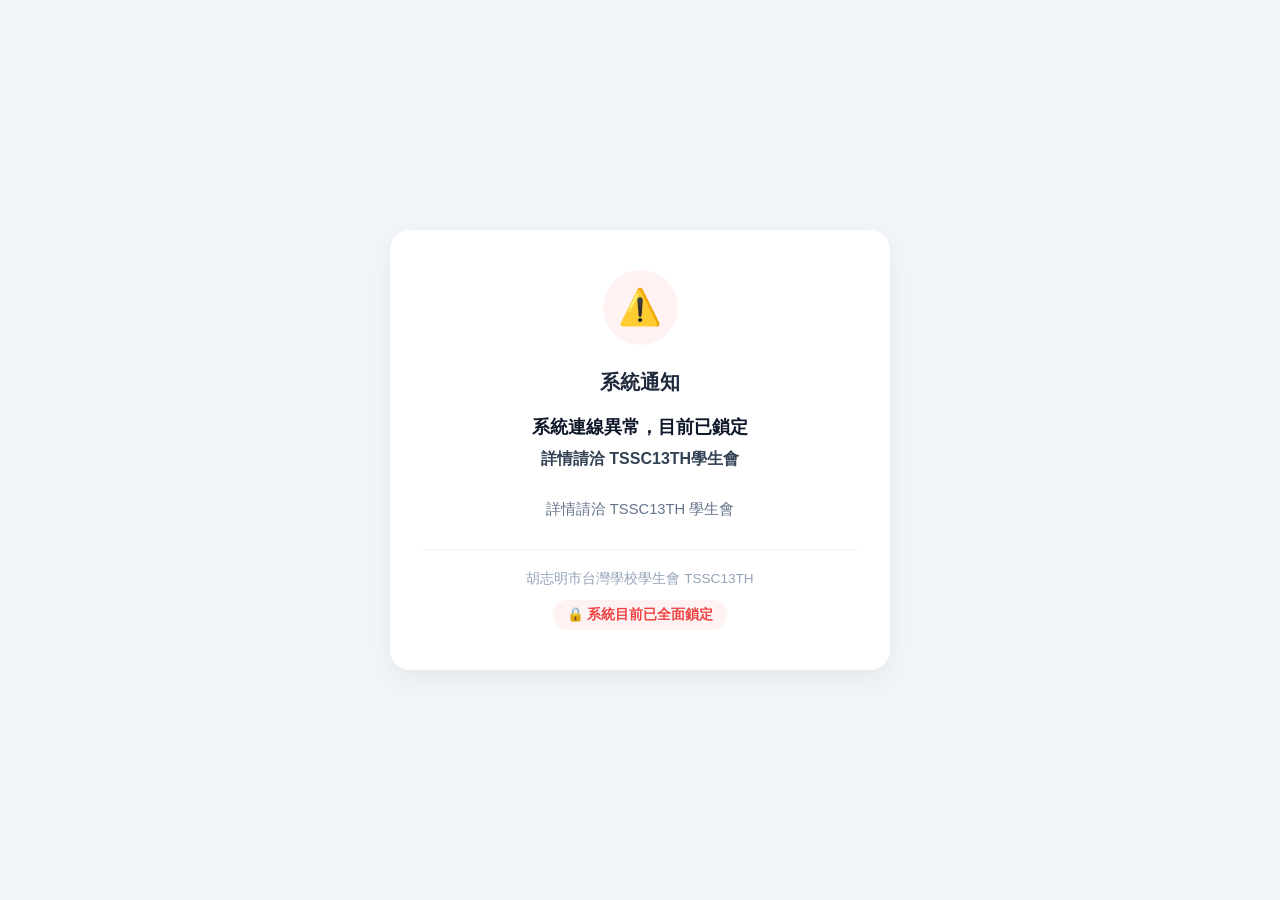
<file: lock.html>
<!DOCTYPE html>
<html lang="zh-TW">
<head>
    <meta charset="UTF-8">
    <meta name="viewport" content="width=device-width, initial-scale=1.0">
    <title>TSSC13TH - 系統通知</title>
    <link rel="icon" type="image/png" href="tsscblack.png">
    <style>
        * {
            box-sizing: border-box;
            margin: 0;
            padding: 0;
            font-family: -apple-system, BlinkMacSystemFont, "Segoe UI", Roboto, "Helvetica Neue", Arial, sans-serif;
        }

        body {
            background-color: #f1f5f9;
            display: flex;
            justify-content: center;
            align-items: center;
            min-height: 100vh;
            padding: 20px;
        }

        .lock-card {
            background: #ffffff;
            width: 100%;
            max-width: 500px;
            padding: 40px 30px;
            border-radius: 20px;
            box-shadow: 0 10px 25px rgba(0, 0, 0, 0.05);
            text-align: center;
        }
        
        /* 🔴 閃爍紅光的呼吸燈動畫 */
        @keyframes redGlowBreathing {
            0% {
                box-shadow: 0 0 0 0 rgba(239, 68, 68, 0.4);
                transform: scale(1);
            }
            50% {
                box-shadow: 0 0 22px 6px rgba(239, 68, 68, 0.85);
                transform: scale(1.05);
            }
            100% {
                box-shadow: 0 0 0 0 rgba(239, 68, 68, 0.4);
                transform: scale(1);
            }
        } 

        .icon-container {
            width: 75px;
            height: 75px;
            background-color: #fef2f2; /* 淡紅色背景襯托警告 icon */
            border-radius: 50%;
            display: flex;
            justify-content: center;
            align-items: center;
            margin: 0 auto 24px;
            font-size: 2.2rem;
            animation: redGlowBreathing 1.2s infinite ease-in-out; /* 閃爍紅光 */
        }

        .title {
            font-size: 1.25rem;
            color: #1e293b;
            font-weight: 700;
            margin-bottom: 16px;
        }

        .main-message {
            font-size: 1.15rem;
            color: #0f172a;
            font-weight: 800;
            line-height: 1.6;
            margin-bottom: 8px;
        }

        .sub-message {
            font-size: 1rem;
            color: #334155;
            font-weight: 700;
            margin-bottom: 30px;
        }

        .contact-info {
            color: #64748b;
            font-size: 0.92rem;
            margin-bottom: 30px;
        }

        .divider {
            height: 1px;
            background-color: #f1f5f9;
            margin: 20px 0;
        }

        .org-title {
            color: #94a3b8;
            font-size: 0.85rem;
            margin-bottom: 12px;
        }

        .badge-locked {
            display: inline-flex;
            align-items: center;
            gap: 6px;
            background-color: #fef2f2;
            color: #ef4444;
            padding: 6px 14px;
            border-radius: 20px;
            font-size: 0.85rem;
            font-weight: 700;
        }

        @media (max-width: 480px) {
            .lock-card {
                padding: 30px 20px;
            }
            .main-message {
                font-size: 1.05rem;
            }
        }
    </style>
</head>
<body>

    <div class="lock-card">
        <!-- 黃色警告圖示 + 外圍閃爍紅光 -->
        <div class="icon-container">
            ⚠️
        </div>

        <!-- 標題與內文 -->
        <div class="title">系統通知</div>
        <div class="main-message">系統連線異常，目前已鎖定</div>
        <div class="sub-message">詳情請洽 TSSC13TH學生會</div>

        <div class="contact-info">
            詳情請洽 TSSC13TH 學生會
        </div>

        <div class="divider"></div>

        <!-- 組織署名與鎖定標籤 -->
        <div class="org-title">
            胡志明市台灣學校學生會 TSSC13TH
        </div>

        <div class="badge-locked">
            🔒 系統目前已全面鎖定
        </div>
    </div>

    <script>
        const GAS_URL = 'https://script.google.com/macros/s/AKfycbzw8vASm3Nm7eIpcQYQ_QBMK4m3j0d9Thcw8N8nWBsuUPJDCsioB_KLErcH1nIP2v0/exec';

        // 🔓 嚴格檢查解鎖狀態
        function checkUnlockStatus() {
            fetch(`${GAS_URL}?action=checkLockStatus&_t=${Date.now()}`)
                .then(res => {
                    if (!res.ok) throw new Error('HTTP 錯誤');
                    return res.json();
                })
                .then(data => {
                    // 只要後端回傳 status 為 success 且 locked明確等於 false，立即自動跳轉回首頁！
                    if (data && data.status === "success" && data.locked === false) {
                        window.location.href = 'index.html';
                    }
                })
                .catch(err => console.debug('背景解除鎖定檢測中...', err));
        }

        // 頁面載入時執行，每 3 秒輪詢一次，當試算表改回 false 時自動解鎖跳轉
        window.onload = function() {
            checkUnlockStatus();
            setInterval(checkUnlockStatus, 3000);
        };
    </script>
</body>
</html>
</file>
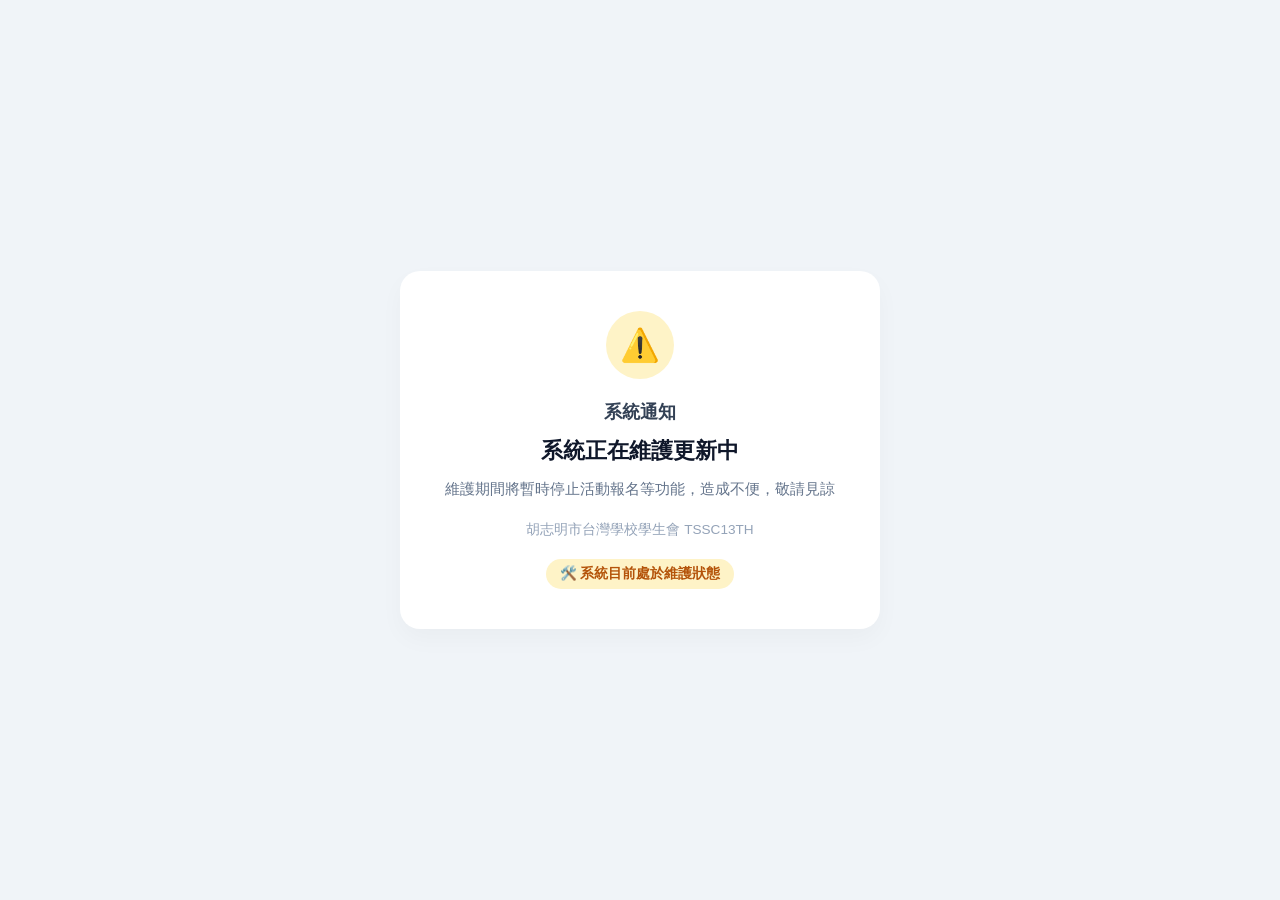
<file: maintenance.html>
<!DOCTYPE html>
<html lang="zh-TW">
<head>
    <meta charset="UTF-8">
    <meta name="viewport" content="width=device-width, initial-scale=1.0">
    <title>系統通知 - TSSC13TH 胡台校活動報名專區</title>
    <link rel="icon" tpye="image/png" href="tsscblack.png">
    <style>
        * {
            box-sizing: border-box;
            margin: 0;
            padding: 0;
            font-family: -apple-system, BlinkMacSystemFont, "Segoe UI", Roboto, "Helvetica Neue", Arial, sans-serif;
        }

        body {
            background-color: #f0f4f8;
            color: #1e293b;
            display: flex;
            justify-content: center;
            align-items: center;
            min-height: 100vh;
            padding: 20px;
        }

        .card {
            background: #ffffff;
            width: 100%;
            max-width: 480px;
            padding: 40px 30px;
            border-radius: 20px;
            box-shadow: 0 10px 25px rgba(0, 0, 0, 0.03);
            text-align: center;
        }

        .icon-box {
            width: 68px;
            height: 68px;
            background-color: #fef3c7;
            border-radius: 50%;
            display: flex;
            justify-content: center;
            align-items: center;
            margin: 0 auto 20px;
            font-size: 2rem;
        }

        .title {
            font-size: 1.15rem;
            color: #334155;
            font-weight: 700;
            margin-bottom: 12px;
        }

        .main-message {
            font-size: 1.35rem;
            color: #0f172a;
            font-weight: 800;
            margin-bottom: 12px;
            line-height: 1.4;
        }

        .sub-message {
            font-size: 0.95rem;
            color: #64748b;
            margin-bottom: 20px;
            line-height: 1.5;
        }

        .time-text {
            font-size: 0.95rem;
            color: #d97706;
            font-weight: 700;
            margin-bottom: 20px;
            background-color: #fffbebf5;
            padding: 8px 14px;
            border-radius: 8px;
            border: 1px solid #fef3c7;
            display: inline-block;
        }

        .footer-org {
            font-size: 0.85rem;
            color: #94a3b8;
            margin-bottom: 20px;
        }

        .badge-status {
            display: inline-flex;
            align-items: center;
            gap: 6px;
            background-color: #fef3c7;
            color: #b45309;
            padding: 6px 14px;
            border-radius: 20px;
            font-size: 0.85rem;
            font-weight: 700;
        }
    </style>
</head>
<body>

    <div class="card">
        <div class="icon-box">
            ⚠️
        </div>

        <div class="title">系統通知</div>

        <div class="main-message">
            系統正在維護更新中
        </div>

        <div class="sub-message">
            維護期間將暫時停止活動報名等功能，造成不便，敬請見諒
        </div>

        <!-- 預計恢復時間顯示區塊 -->
        <div id="timeBox" class="time-text" style="display: none;">
            ⏰ 預計恢復使用時間：<span id="maintenanceTimeText"></span>
        </div>

        <div class="footer-org">
            胡志明市台灣學校學生會 TSSC13TH
        </div>

        <div>
            <div class="badge-status">
                🛠️ 系統目前處於維護狀態
            </div>
        </div>
    </div>

    <script>
        const GAS_URL = 'https://script.google.com/macros/s/AKfycbzw8vASm3Nm7eIpcQYQ_QBMK4m3j0d9Thcw8N8nWBsuUPJDCsioB_KLErcH1nIP2v0/exec';

        function checkMaintenanceStatus() {
            fetch(`${GAS_URL}?action=checkLockStatus&_t=${Date.now()}`)
                .then(res => res.json())
                .then(data => {
                    if (data && data.status === "success") {
                        // 1. 動態綁定並顯示 B3 預計恢復時間
                        const timeBox = document.getElementById('timeBox');
                        const timeText = document.getElementById('maintenanceTimeText');
                        if (data.maintenanceTime && data.maintenanceTime.trim() !== "") {
                            timeText.innerText = data.maintenanceTime;
                            timeBox.style.display = 'inline-block';
                        } else {
                            timeBox.style.display = 'none';
                        }

                        // 2. 若為完全鎖定模式，跳轉到 lock.html
                        if (data.locked === true) {
                            window.location.href = 'lock.html';
                            return;
                        }

                        // 3. 唯有當維護與鎖定皆解除時，才安全返回首頁
                        if (data.maintenance === false && data.locked === false) {
                            window.location.href = 'index.html';
                        }
                    }
                })
                .catch(err => console.debug('維護狀態監控中...', err));
        }

        window.onload = function() {
            checkMaintenanceStatus();
            setInterval(checkMaintenanceStatus, 2000);
        };
    </script>
</body>
</html>
</file>
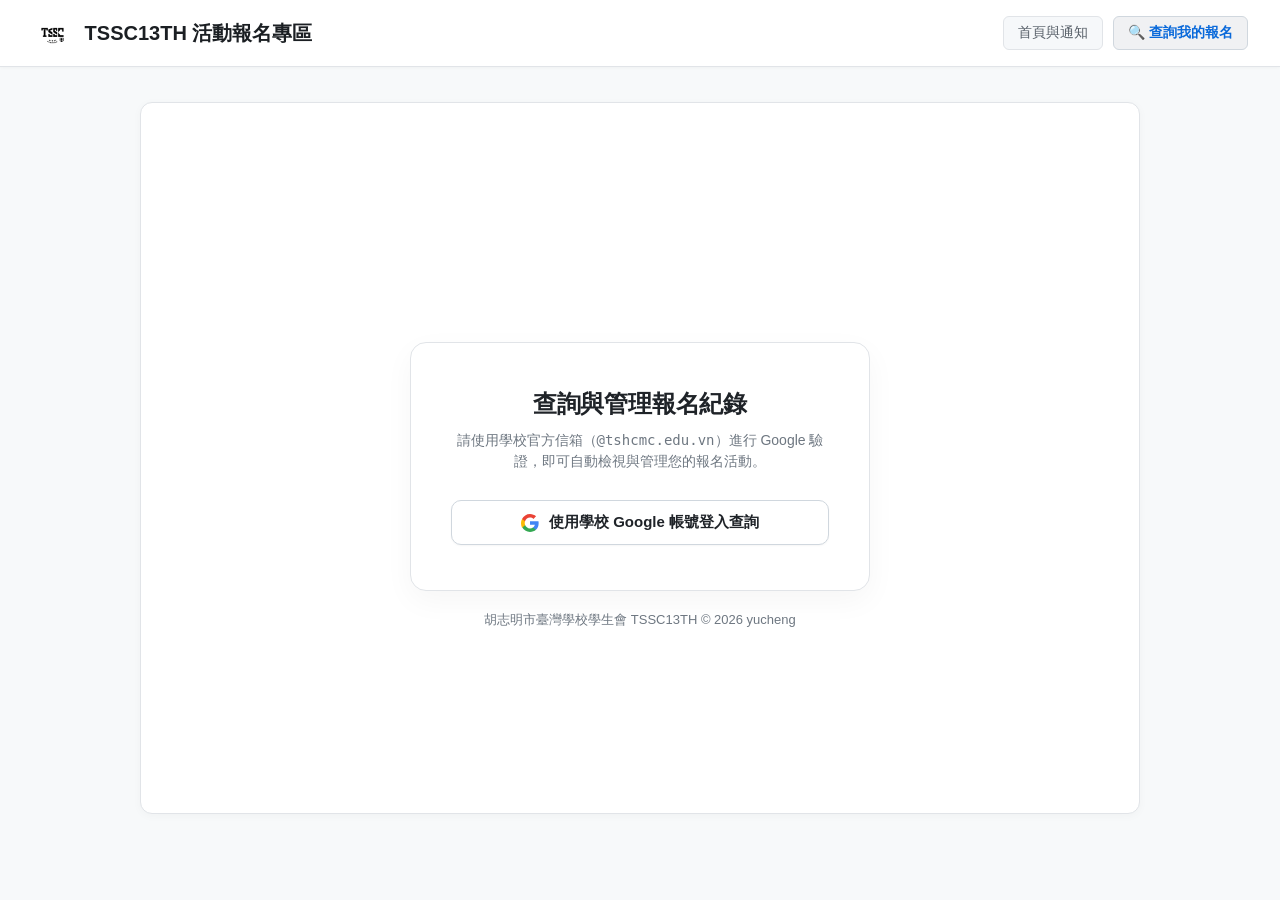
<file: resend.html>
<!DOCTYPE html>
<html lang="zh-TW">
<head>
  <meta charset="UTF-8">
  <meta name="viewport" content="width=device-width, initial-scale=1.0">
  <title>TSSC13TH - 查詢我的報名紀錄</title>
  <link rel="icon" type="image/png" href="tsscblack.png">
  <link rel="stylesheet" href="style.css">
  <link rel="stylesheet" href="resend.css">
  
  <!-- 引入 Google Identity Services SDK -->
  <script src="https://accounts.google.com/gsi/client" async defer></script>
</head>
<body>
  <header class="navbar">
    <a href="index.html" class="nav-brand">
      <img src="tsscblack.png" alt="TSSC Logo" class="nav-logo">
      <span>TSSC13TH 活動報名專區</span>
    </a>
    <div class="nav-menu">
      <a href="index.html" class="nav-btn">首頁與通知</a>
      <a href="resend.html" class="nav-btn active">🔍 查詢我的報名</a>
    </div>
  </header>

  <div class="container wide" style="padding-bottom: 30px;">
    <!-- 驗證區塊 (預設顯示) -->
    <div id="authSection">
      <div class="login-card-wrapper">
        <div class="login-card">
          <h2>查詢與管理報名紀錄</h2>
          <p class="login-subtitle">請使用學校官方信箱（<code>@tshcmc.edu.vn</code>）進行 Google 驗證，即可自動檢視與管理您的報名活動。</p>

          <div class="login-form">
            <!-- 未登入時顯示 Google 登入按鈕 -->
            <div id="loginPromptBox">
              <button type="button" id="customGoogleBtn" class="btn-google-custom">
                <svg width="18" height="18" viewBox="0 0 18 18"><path fill="#4285F4" d="M17.64 9.2c0-.63-.06-1.25-.16-1.84H9v3.49h4.84c-.21 1.12-.86 2.07-1.83 2.71v2.26h2.97c1.74-1.6 2.66-3.95 2.66-6.62z"/><path fill="#34A853" d="M9 18c2.43 0 4.47-.8 5.96-2.18l-2.97-2.26c-.81.54-1.84.86-2.99.86-2.31 0-4.27-1.56-4.97-3.66H1.02v2.33C2.53 15.93 5.51 18 9 18z"/><path fill="#FBBC05" d="M4.03 10.76c-.18-.54-.28-1.13-.28-1.76s.1-1.22.28-1.76V4.91H1.02C.37 6.22 0 7.7 0 9.29s.37 3.07 1.02 4.38l3.01-2.33z"/><path fill="#EA4335" d="M9 3.58c1.32 0 2.51.45 3.44 1.35l2.58-2.58C13.46.89 11.43 0 9 0 5.51 0 2.53 2.07 1.02 4.91l3.01 2.33c.7-2.1 2.66-3.66 4.97-3.66z"/></svg>
                使用學校 Google 帳號登入查詢
              </button>
            </div>
            
            <!-- 隱藏欄位儲存 Token 與 Email -->
            <input type="hidden" id="googleCredential">
            <input type="hidden" id="verifiedEmail">
          </div>

          <!-- 仿照後台風格的錯誤通知框 -->
          <div id="loginMsgBox" style="display: none; margin-top: 20px; background-color: #ffeef0; border: 1px solid #ffc1c0; color: #cf222e; padding: 12px 16px; border-radius: 8px; font-size: 14px; font-weight: 600; text-align: center;">
            <span id="loginMsgText"></span>
          </div>
        </div>

        <div class="login-footer" style="margin-top: 20px; text-align: center; color: #6e7781; font-size: 13px;">
          胡志明市臺灣學校學生會 TSSC13TH © 2026 yucheng
        </div>
      </div>
    </div>

    <!-- 查詢結果清單區塊 -->
    <div id="resultsContainer" style="display: none; margin-top: 20px;">
      <div style="display: flex; justify-content: space-between; align-items: center; margin-bottom: 15px; background: #ffffff; padding: 16px 20px; border-radius: 12px; border: 1px solid #e1e4e8;">
        <div>
          <h3 style="margin: 0 0 4px 0; font-size: 18px; color: #1f2328;">📋 您的報名紀錄清單</h3>
          <p id="userEmailDisplay" style="margin: 0; color: #57606a; font-size: 13px;"></p>
        </div>
        <button type="button" onclick="resetToAuth()" class="btn-secondary" style="width: auto; padding: 6px 14px; background-color: #f6f8fa; border: 1px solid #d0d7de; cursor: pointer; border-radius: 6px; font-size: 13px; font-weight: 600; color: #cf222e;">🔒 切換帳號</button>
      </div>
      <div id="recordsGrid" class="event-grid"></div>
    </div>
  </div>

  <script>
    const GAS_URL = "https://script.google.com/macros/s/AKfycbzw8vASm3Nm7eIpcQYQ_QBMK4m3j0d9Thcw8N8nWBsuUPJDCsioB_KLErcH1nIP2v0/exec";
    const TARGET_SHEET_ID = "18fxfF-BnNlDnhCH0NORbNeWXKSo1KHmljfPCkpvJTKo";
    const GOOGLE_CLIENT_ID = "434067788519-ivv0ms7qobv7s5s7an8go152v8adc64l.apps.googleusercontent.com";

    let allEventsMap = {};
    let googleTokenClient = null;

    function validateSchoolEmail(email) {
      const regex = /^\d{7}@tshcmc\.edu\.vn$/i;
      return regex.test(email);
    }

    window.onload = function() {
      if (typeof google !== 'undefined') {
        googleTokenClient = google.accounts.oauth2.initTokenClient({
          client_id: GOOGLE_CLIENT_ID,
          scope: 'email profile openid',
          callback: (response) => {
            if (response.access_token) {
              fetchGoogleUserInfo(response.access_token);
            }
          },
        });

        document.getElementById("customGoogleBtn").addEventListener("click", () => {
          document.getElementById("loginMsgBox").style.display = "none";
          googleTokenClient.requestAccessToken();
        });
      }

      loadAllEvents();
    };

    function showNotification(msg) {
      const box = document.getElementById("loginMsgBox");
      const text = document.getElementById("loginMsgText");
      text.textContent = msg;
      box.style.display = "block";
    }

    function fetchGoogleUserInfo(accessToken) {
      fetch('https://www.googleapis.com/oauth2/v3/userinfo', {
        headers: { 'Authorization': `Bearer ${accessToken}` }
      })
      .then(res => res.json())
      .then(userInfo => {
        const email = userInfo.email;

        if (!validateSchoolEmail(email)) {
          showNotification(`❌ 驗證失敗：帳號 ${email} 非學校官方信箱（須為 7 位學號 @tshcmc.edu.vn）！`);
          return;
        }

        document.getElementById("googleCredential").value = accessToken;
        document.getElementById("verifiedEmail").value = email;
        
        // 驗證成功後直接執行查詢並切換畫面
        fetchMyRegistrations(email, accessToken);
      })
      .catch(err => {
        console.error("取得 Google 用戶資料失敗", err);
        showNotification("❌ Google 登入驗證發生錯誤，請重試！");
      });
    }

    logoutGoogle = function() {
      document.getElementById("googleCredential").value = "";
      document.getElementById("verifiedEmail").value = "";
      document.getElementById("loginMsgBox").style.display = "none";
    }

    function loadAllEvents() {
      return fetch(`${GAS_URL}?action=getEvents`)
        .then(res => res.json())
        .then(res => {
          if (res.status === "success" && res.data) {
            res.data.forEach(ev => {
              allEventsMap[ev["活動ID"]] = ev;
            });
          }
        });
    }

    async function fetchMyRegistrations(email, credential) {
      const authSection = document.getElementById("authSection");
      const resultsContainer = document.getElementById("resultsContainer");
      const recordsGrid = document.getElementById("recordsGrid");
      const userEmailDisplay = document.getElementById("userEmailDisplay");

      if (!validateSchoolEmail(email) || !credential) {
        return;
      }

      await loadAllEvents();

      fetch(`${GAS_URL}?action=getMyRegistrations&email=${encodeURIComponent(email)}&credential=${encodeURIComponent(credential)}`)
        .then(res => res.json())
        .then(res => {
          if (res.status === "success") {
            authSection.style.display = "none";
            resultsContainer.style.display = "block";
            userEmailDisplay.textContent = `已驗證登入信箱：${email}`;
            recordsGrid.innerHTML = "";

            const records = res.data;
            if (records.length === 0) {
              recordsGrid.innerHTML = "<p class='no-data' style='grid-column: 1/-1; text-align: center; padding: 40px; color: #57606a;'>目前查無您的報名紀錄。</p>";
              return;
            }

            const now = new Date();

            records.forEach(rec => {
              const eventId = rec["活動ID"];
              const eventInfo = allEventsMap[eventId] || {};
              const eventName = eventInfo["活動名稱"] || eventId;
              const startTime = eventInfo["開始時間"] ? new Date(eventInfo["開始時間"]) : null;
              const endTime = eventInfo["結束時間"] ? new Date(eventInfo["結束時間"]) : null;

              const isOpen = (startTime && endTime && now >= startTime && now < endTime);

              let detailsHTML = "";
              for (let key in rec) {
                if (key !== "報名時間" && key !== "活動ID" && key !== "email") {
                  detailsHTML += `<li><strong>${key}：</strong>${rec[key]}</li>`;
                }
              }

              let actionHTML = "";
              if (isOpen) {
                actionHTML = `
                  <div style="display: flex; gap: 10px; margin-top: 15px;">
                    <a href="signup.html?eventId=${encodeURIComponent(eventId)}" class="btn-card-action btn-card-active" style="flex:1; text-align:center;">🔄 重新報名 / 修改</a>
                    <button onclick="cancelReg('${email}', '${eventId}', '${credential}')" class="btn-card-action" style="flex:1; background-color: #ffeef0; color: #cf222e; border: 1px solid #ffc1c0; cursor:pointer; border-radius:6px; font-weight:600;">❌ 取消報名</button>
                  </div>
                `;
              } else {
                actionHTML = `<p style="margin-top: 15px; color: #57606a; font-size: 13px;">🔒 該活動已截止或尚未開放，目前僅能檢視報名資料。</p>`;
              }

              const card = document.createElement("div");
              card.className = "event-card";
              card.innerHTML = `
                <div class="card-body">
                  <h3 class="card-title">${eventName}</h3>
                  <p class="card-desc"><strong>報名時間：</strong>${new Date(rec["報名時間"]).toLocaleString()}</p>
                  <ul style="list-style: none; padding: 0; margin-top: 10px; font-size: 14px; color: #24292f;">
                    ${detailsHTML}
                  </ul>
                </div>
                <div class="card-footer" style="display: block; padding: 15px;">
                  ${actionHTML}
                </div>
              `;
              recordsGrid.appendChild(card);
            });

          } else {
            showNotification(res.message || "查詢失敗，請稍後再試。");
          }
        })
        .catch(err => {
          console.error(err);
          showNotification("連線伺服器失敗，請檢查網路連線。");
        });
    }

    function cancelReg(email, eventId, credential) {
      if (!confirm("確定要取消此活動的報名嗎？")) return;

      fetch(GAS_URL, {
        method: "POST",
        headers: { "Content-Type": "text/plain;charset=utf-8" },
        body: JSON.stringify({ action: "cancelRegistration", email, eventId, credential })
      })
      .then(res => res.json())
      .then(res => {
        alert(res.message);
        if (res.status === "success") {
          const emailVal = document.getElementById("verifiedEmail").value;
          const credVal = document.getElementById("googleCredential").value;
          fetchMyRegistrations(emailVal, credVal);
        }
      })
      .catch(err => {
        alert("操作失敗，請稍後再試。");
      });
    }

    function resetToAuth() {
      logoutGoogle();
      document.getElementById("resultsContainer").style.display = "none";
      document.getElementById("authSection").style.display = "block";
    }

    window.addEventListener("beforeunload", () => {
      logoutGoogle();
    });

    let consecutiveErrors = 0;
    function checkSystemStatus() {
      fetch(`${GAS_URL}?action=checkLockStatus&spreadsheetId=${TARGET_SHEET_ID}&_t=${Date.now()}`)
        .then(res => res.json())
        .then(res => {
          if (res && res.status === "success") {
            if (res.maintenance === true) {
              window.location.href = "maintenance.html";
              return;
            }
            if (res.locked === true) {
              window.location.href = "lock.html";
              return;
            }
          }
        });
    }

    window.addEventListener("load", () => {
      checkSystemStatus();
      setInterval(() => checkSystemStatus(), 2000);
    });
  </script>
</body>
</html>
</file>
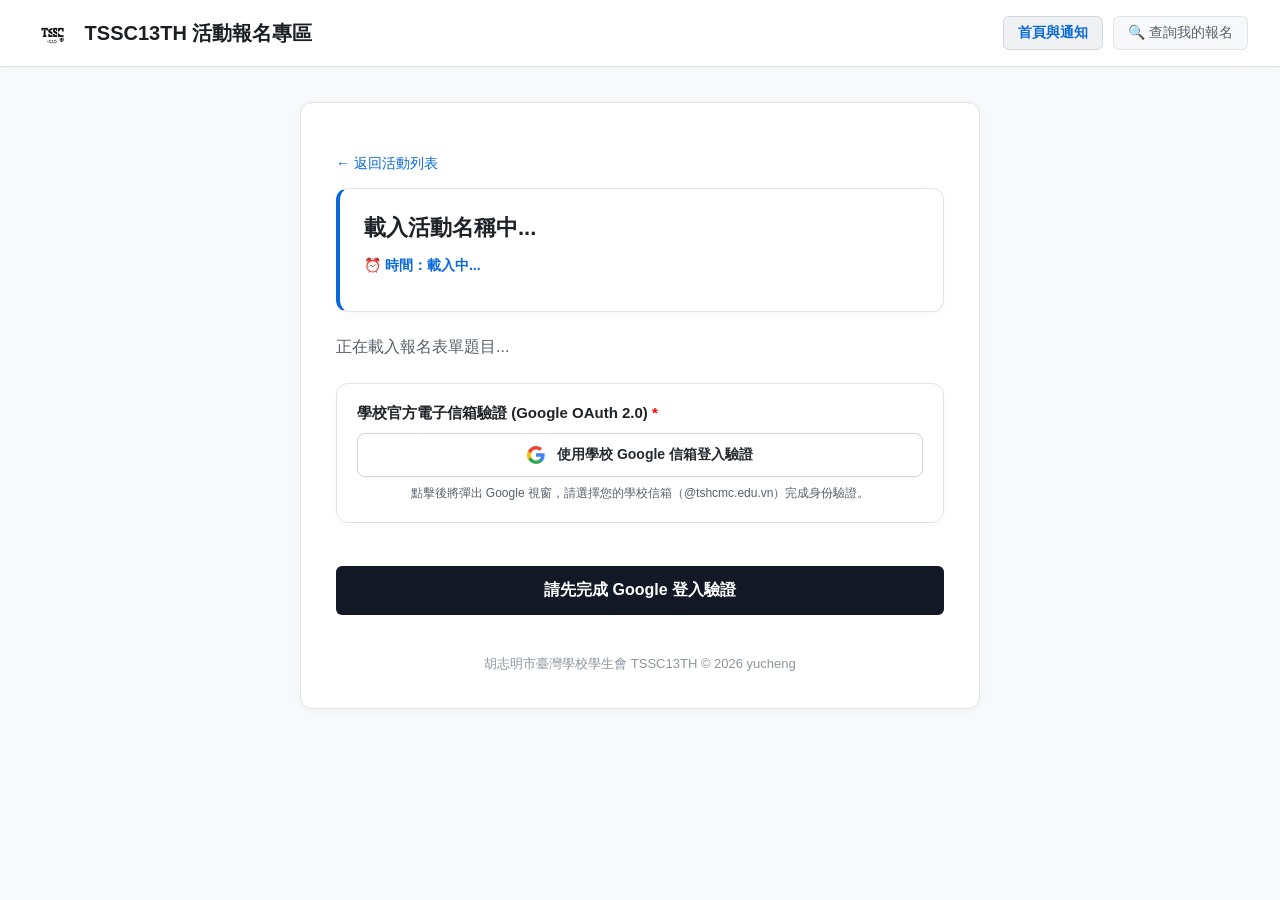
<file: signup.html>
<!DOCTYPE html>
<html lang="zh-TW">
<head>
  <meta charset="UTF-8">
  <meta name="viewport" content="width=device-width, initial-scale=1.0">
  <title>TSSC13TH - 活動報名專區</title>
  <link rel="icon" type="image/png" href="tsscblack.png">
  <link rel="stylesheet" href="style.css">
  <link rel="stylesheet" href="signup.css">
  
  <!-- 引入 Google Identity Services SDK -->
  <script src="https://accounts.google.com/gsi/client" async defer></script>
</head>
<body>
  <!-- 頂部導覽列 -->
  <header class="navbar">
    <a href="index.html" class="nav-brand">
      <img src="tsscblack.png" alt="TSSC Logo" class="nav-logo">
      <span>TSSC13TH 活動報名專區</span>
    </a>
    <div class="nav-menu">
      <a href="index.html" class="nav-btn active">首頁與通知</a>
      <a href="resend.html" class="nav-btn">🔍 查詢我的報名</a>
    </div>
  </header>

  <div class="container signup-container">
    <p style="margin-bottom: 15px;"><a href="index.html" class="back-link">← 返回活動列表</a></p>

    <div class="event-detail-box">
      <h2 id="targetEventTitle" class="detail-title">載入活動名稱中...</h2>
      <p id="targetEventTime" class="detail-time">⏰ 時間：載入中...</p>
      <p id="targetEventDesc" class="detail-desc"></p>
    </div>

    <form id="signupForm" style="margin-top: 25px;">
      <div class="form-group" style="display:none;">
        <label for="eventId">選擇活動 *</label>
        <select id="eventId" class="form-control" required>
          <option value="">載入中...</option>
        </select>
      </div>

      <!-- 動態題目渲染容器 -->
      <div id="dynamicQuestionsContainer">
        <p style="color: #57606a;">正在載入報名表單題目...</p>
      </div>

      <!-- Google OAuth 2.0 登入驗證區塊 -->
      <div class="form-group question-card-item" style="margin-top: 25px;">
        <label style="font-weight: 600; font-size: 15px; color: #1f2328; display: block; margin-bottom: 10px;">學校官方電子信箱驗證 (Google OAuth 2.0) <span style="color:red;">*</span></label>
        
        <!-- 未登入時顯示自訂義 Google 登入按鈕 -->
        <div id="loginPromptBox">
          <button type="button" id="customGoogleBtn" class="btn-google-custom">
            <svg width="18" height="18" viewBox="0 0 18 18"><path fill="#4285F4" d="M17.64 9.2c0-.63-.06-1.25-.16-1.84H9v3.49h4.84c-.21 1.12-.86 2.07-1.83 2.71v2.26h2.97c1.74-1.6 2.66-3.95 2.66-6.62z"/><path fill="#34A853" d="M9 18c2.43 0 4.47-.8 5.96-2.18l-2.97-2.26c-.81.54-1.84.86-2.99.86-2.31 0-4.27-1.56-4.97-3.66H1.02v2.33C2.53 15.93 5.51 18 9 18z"/><path fill="#FBBC05" d="M4.03 10.76c-.18-.54-.28-1.13-.28-1.76s.1-1.22.28-1.76V4.91H1.02C.37 6.22 0 7.7 0 9.29s.37 3.07 1.02 4.38l3.01-2.33z"/><path fill="#EA4335" d="M9 3.58c1.32 0 2.51.45 3.44 1.35l2.58-2.58C13.46.89 11.43 0 9 0 5.51 0 2.53 2.07 1.02 4.91l3.01 2.33c.7-2.1 2.66-3.66 4.97-3.66z"/></svg>
            使用學校 Google 信箱登入驗證
          </button>
          <small class="hint-text" style="display: block; margin-top: 8px; text-align: center; color: #57606a; font-size: 12px;">點擊後將彈出 Google 視窗，請選擇您的學校信箱（@tshcmc.edu.vn）完成身份驗證。</small>
        </div>

        <!-- 登入成功後顯示的身份資訊 -->
        <div id="userInfoBox" style="display: none;">
          <div class="user-info-badge">
            <span id="loggedInEmailText">已驗證信箱：loading...</span>
            <button type="button" onclick="logoutGoogle()" class="btn-secondary" style="padding: 4px 10px; font-size: 12px; background: #ffffff; color: #cf222e; border-color: #ffc1c0;">切換帳號</button>
          </div>
        </div>
        
        <!-- 隱藏欄位儲存 Token 與 Email 供後端驗證 -->
        <input type="hidden" id="googleCredential" required>
        <input type="hidden" id="verifiedEmail">
      </div>

      <button type="submit" id="submitBtn" class="btn-submit" style="margin-top: 25px; padding: 14px; font-size: 16px;" disabled>請先完成 Google 登入驗證</button>
    </form>

    <div id="message" class="message" style="display:none; margin-top: 15px;"></div>

    <div class="login-footer" style="margin-top: 40px; text-align: center;">
      胡志明市臺灣學校學生會 TSSC13TH © 2026 yucheng
    </div>
  </div>

  <script>
    const GAS_URL = "https://script.google.com/macros/s/AKfycbzw8vASm3Nm7eIpcQYQ_QBMK4m3j0d9Thcw8N8nWBsuUPJDCsioB_KLErcH1nIP2v0/exec";
    const TARGET_SHEET_ID = "18fxfF-BnNlDnhCH0NORbNeWXKSo1KHmljfPCkpvJTKo"; 
    const GOOGLE_CLIENT_ID = "434067788519-ivv0ms7qobv7s5s7an8go152v8adc64l.apps.googleusercontent.com";
    
    let currentEventData = null;
    let googleTokenClient = null;

    function validateSchoolEmail(email) {
      const regex = /^\d{7}@tshcmc\.edu\.vn$/i;
      return regex.test(email);
    }

    function getNowGMT7() {
      const now = new Date();
      const utc = now.getTime() + (now.getTimezoneOffset() * 60000);
      return new Date(utc + (3600000 * 7));
    }

    window.onload = function() {
      const urlParams = new URLSearchParams(window.location.search);
      const targetEventId = urlParams.get('eventId');

      // 載入活動資料
      fetch(`${GAS_URL}?action=getEvents`)
        .then(res => res.json())
        .then(res => {
          const select = document.getElementById("eventId");
          select.innerHTML = '<option value="">-- 請選擇報名活動 --</option>';
          
          if (res.status === "success" && res.data && res.data.length > 0) {
            const now = getNowGMT7();

            res.data.forEach(item => {
              const startTime = new Date(item["開始時間"]);
              const endTime = new Date(item["結束時間"]);
              const isActive = (now >= startTime && now < endTime);
              
              if (isActive || item["活動ID"] === targetEventId) {
                const opt = document.createElement("option");
                opt.value = item["活動ID"];
                opt.textContent = `${item["活動名稱"]} (${item["活動ID"]})`;
                
                if (targetEventId && item["活動ID"] === targetEventId) {
                  opt.selected = true;
                  currentEventData = item;
                  document.getElementById("targetEventTitle").textContent = item["活動名稱"];
                  document.getElementById("targetEventDesc").textContent = item["說明"] || "";
                  document.getElementById("targetEventTime").textContent = `⏰ 開始時間：${new Date(item["開始時間"]).toLocaleString()} | ⌛ 截止時間：${new Date(item["結束時間"]).toLocaleString()}`;
                  
                  renderDynamicQuestions(item["題目JSON"]);
                }
                select.appendChild(opt);
              }
            });
          }
        });

      // 初始化 Google Identity Services (GIS) Token Client 供自訂義按鈕呼叫
      if (typeof google !== 'undefined') {
        googleTokenClient = google.accounts.oauth2.initTokenClient({
          client_id: GOOGLE_CLIENT_ID,
          scope: 'email profile openid',
          callback: (response) => {
            if (response.access_token) {
              fetchGoogleUserInfo(response.access_token);
            }
          },
        });

        // 綁定自訂義按鈕點擊事件
        document.getElementById("customGoogleBtn").addEventListener("click", () => {
          googleTokenClient.requestAccessToken();
        });
      }
    };

    // 透過 Google Access Token 取得使用者資訊並驗證信箱格式
    function fetchGoogleUserInfo(accessToken) {
      fetch('https://www.googleapis.com/oauth2/v3/userinfo', {
        headers: { 'Authorization': `Bearer ${accessToken}` }
      })
      .then(res => res.json())
      .then(userInfo => {
        const email = userInfo.email;

        if (!validateSchoolEmail(email)) {
          alert("❌ 驗證失敗：必須使用學校官方信箱（7位學號@tshcmc.edu.vn）登入！");
          return;
        }

        // 驗證成功，寫入表單狀態
        document.getElementById("googleCredential").value = accessToken; // 傳送 Access Token 供後端驗證
        document.getElementById("verifiedEmail").value = email;
        
        document.getElementById("loggedInEmailText").textContent = `已驗證：${email}`;
        document.getElementById("loginPromptBox").style.display = "none";
        document.getElementById("userInfoBox").style.display = "block";
        
        const submitBtn = document.getElementById("submitBtn");
        submitBtn.disabled = false;
        submitBtn.textContent = "確認並送出報名";

        const msgDiv = document.getElementById("message");
        msgDiv.style.display = "block";
        msgDiv.className = "message success";
        msgDiv.textContent = "✅ Google 學校信箱驗證成功！";
      })
      .catch(err => {
        console.error("取得 Google 用戶資料失敗", err);
        alert("Google 登入驗證發生錯誤，請重試！");
      });
    }

    function logoutGoogle() {
      document.getElementById("googleCredential").value = "";
      document.getElementById("verifiedEmail").value = "";
      document.getElementById("loginPromptBox").style.display = "block";
      document.getElementById("userInfoBox").style.display = "none";
      
      const submitBtn = document.getElementById("submitBtn");
      submitBtn.disabled = true;
      submitBtn.textContent = "請先完成 Google 登入驗證";
      
      document.getElementById("message").style.display = "none";
    }

    function renderDynamicQuestions(jsonStr) {
      const container = document.getElementById("dynamicQuestionsContainer");
      container.innerHTML = "";

      try {
        const questions = JSON.parse(jsonStr || "[]");
        if (questions.length === 0) {
          container.innerHTML = "<p style='color: #cf222e;'>此活動尚未設定任何報名題目，請聯絡管理員。</p>";
          return;
        }

        questions.forEach((q, index) => {
          const div = document.createElement("div");
          div.className = "form-group question-card-item";
          div.setAttribute("data-label", q.label);
          div.setAttribute("data-type", q.type);
          div.setAttribute("data-min", q.minSelect || 0);
          div.setAttribute("data-max", q.maxSelect || 0);
          div.style.marginBottom = "20px";

          let limitHint = "";
          if (q.type === "checkbox" && (q.minSelect > 0 || q.maxSelect > 0)) {
            if (q.minSelect > 0 && q.maxSelect > 0) {
              if (q.minSelect === q.maxSelect) {
                limitHint = ` <small style="color: #0969da; font-weight: normal;">(須選 ${q.minSelect} 項)</small>`;
              } else {
                limitHint = ` <small style="color: #0969da; font-weight: normal;">(須選 ${q.minSelect} ~ ${q.maxSelect} 項)</small>`;
              }
            } else if (q.minSelect > 0) {
              limitHint = ` <small style="color: #0969da; font-weight: normal;">(至少選 ${q.minSelect} 項)</small>`;
            } else if (q.maxSelect > 0) {
              limitHint = ` <small style="color: #0969da; font-weight: normal;">(最多選 ${q.maxSelect} 項)</small>`;
            }
          }

          let labelHTML = `<label style="font-weight: 600; font-size: 15px; color: #1f2328; display: block; margin-bottom: 10px;">${q.label} ${q.required ? '<span style="color:red;">*</span>' : ''}${limitHint}</label>`;
          let imgHTML = q.imageUrl ? `<div style="margin-top: 8px;"><img src="${q.imageUrl}" class="question-img"></div>` : "";
          let inputHTML = "";

          if (q.type === "text") {
            inputHTML = `<input type="text" class="form-control dynamic-input" ${q.required ? 'required' : ''} placeholder="請輸入${q.label}">`;
          } else if (q.type === "textarea") {
            inputHTML = `<textarea class="form-control dynamic-input" rows="3" ${q.required ? 'required' : ''} placeholder="請輸入${q.label}"></textarea>`;
          } else if (q.type === "select") {
            let opts = `<option value="">-- 請選擇 --</option>`;
            let hasOther = false;
            (q.options || []).forEach(opt => {
              const optObj = typeof opt === 'string' ? { text: opt, isOther: false } : opt;
              if (optObj.isOther) {
                hasOther = true;
                opts += `<option value="other_option">其他...</option>`;
              } else {
                opts += `<option value="${optObj.text}">${optObj.text}</option>`;
              }
            });
            inputHTML = `<select class="form-control dynamic-select" ${q.required ? 'required' : ''} onchange="handleSelectOther(this)">${opts}</select>`;
            if (hasOther) {
              inputHTML += `<input type="text" class="form-control select-other-input" style="margin-top: 8px; display: none;" placeholder="請輸入其他內容">`;
            }
          } else if (q.type === "radio") {
            let opts = "";
            (q.options || []).forEach(opt => {
              const optObj = typeof opt === 'string' ? { text: opt, isOther: false } : opt;
              if (optObj.isOther) {
                opts += `
                  <div style="margin-top: 8px; display: flex; align-items: center; gap: 8px;">
                    <label style="font-weight: normal; display: flex; align-items: center; gap: 6px; margin: 0; cursor: pointer;">
                      <input type="radio" name="q_${index}" value="other" class="dynamic-radio" onchange="handleRadioOther(this)"> 其他：
                    </label>
                    <input type="text" class="form-control radio-other-input" disabled placeholder="請自行填寫" style="flex: 1; padding: 6px 10px; font-size: 13px;">
                  </div>
                `;
              } else {
                opts += `<div style="margin-top: 8px;"><label style="font-weight: normal; cursor: pointer; display: flex; align-items: center; gap: 6px;"><input type="radio" name="q_${index}" value="${optObj.text}" class="dynamic-radio" onchange="handleRadioOther(this)"> ${optObj.text}</label></div>`;
              }
            });
            inputHTML = opts;
          } else if (q.type === "checkbox") {
            let opts = "";
            (q.options || []).forEach(opt => {
              const optObj = typeof opt === 'string' ? { text: opt, isOther: false } : opt;
              if (optObj.isOther) {
                opts += `
                  <div style="margin-top: 8px; display: flex; align-items: center; gap: 8px;">
                    <label style="font-weight: normal; display: flex; align-items: center; gap: 6px; margin: 0; cursor: pointer;">
                      <input type="checkbox" value="other" class="dynamic-checkbox"> 其他：
                    </label>
                    <input type="text" class="form-control checkbox-other-input" disabled placeholder="請自行填寫" style="flex: 1; padding: 6px 10px; font-size: 13px;">
                  </div>
                `;
              } else {
                opts += `<div style="margin-top: 8px;"><label style="font-weight: normal; cursor: pointer; display: flex; align-items: center; gap: 6px;"><input type="checkbox" value="${optObj.text}" class="dynamic-checkbox"> ${optObj.text}</label></div>`;
              }
            });
            inputHTML = opts;
          }

          div.innerHTML = labelHTML + imgHTML + `<div style="margin-top: 10px;">${inputHTML}</div>`;
          container.appendChild(div);
        });

        document.querySelectorAll(".dynamic-checkbox").forEach(cb => {
          cb.addEventListener("change", function() {
            const row = this.closest('div') || this.parentElement;
            const input = row.querySelector('.checkbox-other-input');
            if (input) {
              if (this.checked) {
                input.disabled = false;
                input.required = true;
              } else {
                input.disabled = true;
                input.value = "";
                input.required = false;
              }
            }
          });
        });

      } catch (err) {
        console.error(err);
        container.innerHTML = "<p style='color:red;'>題目載入解析失敗。</p>";
      }
    }

    function handleSelectOther(selectEl) {
      const card = selectEl.closest('.question-card-item');
      const otherInput = card.querySelector('.select-other-input');
      if (otherInput) {
        if (selectEl.value === "other_option") {
          otherInput.style.display = "block";
          otherInput.required = true;
        } else {
          otherInput.style.display = "none";
          otherInput.value = "";
          otherInput.required = false;
        }
      }
    }

    function handleRadioOther(radioEl) {
      const card = radioEl.closest('.question-card-item');
      const radios = card.querySelectorAll('.dynamic-radio');
      radios.forEach(r => {
        const row = r.closest('div') || r.parentElement;
        const input = row.querySelector('.radio-other-input');
        if (input) {
          if (r.checked) {
            input.disabled = false;
            input.required = true;
          } else {
            input.disabled = true;
            input.value = "";
            input.required = false;
          }
        }
      });
    }

    document.getElementById("signupForm").addEventListener("submit", function(e) {
      e.preventDefault();

      if (currentEventData && currentEventData["結束時間"]) {
        const now = getNowGMT7();
        const endTime = new Date(currentEventData["結束時間"]);

        if (now >= endTime) {
          alert("⚠️ 很抱歉，該活動報名時間已截止！系統將自動為您跳轉回首頁。");
          window.location.href = "index.html";
          return;
        }
      }

      // 檢查多選題限制
      let isValidSelection = true;
      const questionCards = document.querySelectorAll(".question-card-item");
      
      questionCards.forEach(card => {
        const type = card.getAttribute("data-type");
        if (type === "checkbox") {
          const label = card.getAttribute("data-label");
          const minSelect = parseInt(card.getAttribute("data-min") || 0);
          const maxSelect = parseInt(card.getAttribute("data-max") || 0);
          const checkedCount = card.querySelectorAll("input[type='checkbox']:checked").length;

          if (minSelect > 0 && maxSelect > 0 && minSelect === maxSelect) {
            if (checkedCount !== minSelect) {
              alert(`「${label}」須剛好選取 ${minSelect} 個選項！（目前選了 ${checkedCount} 個）`);
              isValidSelection = false;
              return;
            }
          } else {
            if (minSelect > 0 && checkedCount < minSelect) {
              alert(`「${label}」至少需選取 ${minSelect} 個選項！（目前選了 ${checkedCount} 個）`);
              isValidSelection = false;
              return;
            }
            if (maxSelect > 0 && checkedCount > maxSelect) {
              alert(`「${label}」最多只能選取 ${maxSelect} 個選項！（目前選了 ${checkedCount} 個）`);
              isValidSelection = false;
              return;
            }
          }
        }
      });

      if (!isValidSelection) return;

      const submitBtn = document.getElementById("submitBtn");
      const msgDiv = document.getElementById("message");

      const eventId = document.getElementById("eventId").value;
      const credential = document.getElementById("googleCredential").value;
      const email = document.getElementById("verifiedEmail").value;

      if (!eventId) {
        alert("無效的活動項目！");
        return;
      }

      if (!credential || !validateSchoolEmail(email)) {
        alert("請先完成有效的 Google 學校信箱登入驗證！");
        return;
      }

      // 收集動態表單答案
      let answers = {};

      questionCards.forEach(card => {
        const label = card.getAttribute("data-label");
        const type = card.getAttribute("data-type");

        if (type === "text" || type === "textarea") {
          const input = card.querySelector("input, textarea");
          if (input) answers[label] = input.value.trim();
        } else if (type === "select") {
          const select = card.querySelector("select");
          const otherInput = card.querySelector(".select-other-input");
          if (select.value === "other_option") {
            answers[label] = "其他：" + (otherInput ? otherInput.value.trim() : "");
          } else {
            answers[label] = select.value;
          }
        } else if (type === "radio") {
          const checkedRadio = card.querySelector("input[type='radio']:checked");
          if (checkedRadio) {
            if (checkedRadio.value === "other") {
              const otherInput = card.querySelector(".radio-other-input");
              answers[label] = "其他：" + (otherInput ? otherInput.value.trim() : "");
            } else {
              answers[label] = checkedRadio.value;
            }
          } else {
            answers[label] = "";
          }
        } else if (type === "checkbox") {
          const checkedBoxes = card.querySelectorAll("input[type='checkbox']:checked");
          let values = [];
          checkedBoxes.forEach(cb => {
            if (cb.value === "other") {
              const otherInput = cb.closest("div").querySelector(".checkbox-other-input");
              values.push("其他：" + (otherInput ? otherInput.value.trim() : ""));
            } else {
              values.push(cb.value);
            }
          });
          answers[label] = values;
        }
      });

      submitBtn.disabled = true;
      submitBtn.textContent = "資料提交中...";

      const payload = {
        action: "submit",
        eventId: eventId,
        email: email,
        credential: credential, // 傳送 Access Token 供後端驗證
        answers: answers
      };

      fetch(GAS_URL, {
        method: "POST",
        headers: { "Content-Type": "text/plain;charset=utf-8" },
        body: JSON.stringify(payload)
      })
      .then(res => res.json())
      .then(res => {
        msgDiv.style.display = "block";
        if (res.status === "success") {
          msgDiv.className = "message success";
          msgDiv.textContent = res.message + " 正在返回首頁...";
          document.getElementById("signupForm").reset();
          
          setTimeout(() => {
            window.location.href = "index.html";
          }, 1500);
        } else {
          msgDiv.className = "message error";
          msgDiv.textContent = res.message;
          submitBtn.disabled = false;
          submitBtn.textContent = "確認並送出報名";
        }
      })
      .catch(err => {
        msgDiv.style.display = "block";
        msgDiv.className = "message error";
        msgDiv.textContent = "提交失敗，請檢查網路連線。";
        submitBtn.disabled = false;
        submitBtn.textContent = "確認並送出報名";
      });
    });

    // 系統狀態檢查
    let consecutiveErrors = 0;
    function checkSystemStatus(isInitialCheck = false) {
      fetch(`${GAS_URL}?action=checkLockStatus&spreadsheetId=${TARGET_SHEET_ID}&_t=${Date.now()}`)
        .then(res => res.json())
        .then(res => {
          if (res && res.status === "success") {
            if (res.maintenance === true) {
              window.location.href = "maintenance.html";
              return;
            }
            if (res.locked === true) {
              window.location.href = "lock.html";
              return;
            }
            consecutiveErrors = 0;
          }
        })
        .catch(err => console.debug("背景狀態同步暫時略過", err));
    }

    window.addEventListener("load", () => {
      if (window.location.pathname.includes("lock.html") || window.location.pathname.includes("maintenance.html")) return;
      checkSystemStatus(true);
      setInterval(() => checkSystemStatus(false), 2000);
    });
  </script>
</body>
</html>
</file>
<file: style.css>
/* ==========================================================
   1. 基礎設定與重置
========================================================== */
* {
  box-sizing: border-box;
}

body {
  font-family: -apple-system, BlinkMacSystemFont, "Segoe UI", Roboto, "Helvetica Neue", Arial, sans-serif;
  background-color: #f7f9fa;
  margin: 0;
  padding: 0;
  color: #1f2328;
}

/* ==========================================================
   2. 頂部導覽列 (Navbar) - 寬版滿版設計與一致的按鈕風格
========================================================== */
.navbar {
  background-color: #ffffff;
  border-bottom: 1px solid #e1e4e8;
  padding: 14px 32px !important;
  display: flex !important;
  flex-direction: row !important;
  justify-content: space-between !important;
  align-items: center !important;
  box-shadow: 0 1px 3px rgba(0,0,0,0.03);
  position: sticky;
  top: 0;
  z-index: 1000;
  width: 100%;
}

.nav-brand {
  display: flex !important;
  align-items: center !important;
  gap: 12px;
  font-size: 20px !important;
  font-weight: 700;
  color: #1b1f23;
  text-decoration: none;
  transition: opacity 0.2s;
}

.nav-brand:hover {
  opacity: 0.85;
}

/* 會徽比例修正：固定高度並轉為純黑 */
.nav-logo {
  height: 38px;
  width: auto;
  object-fit: contain;
  filter: brightness(0) ;
}

.nav-menu {
  display: flex !important;
  flex-direction: row !important;
  gap: 10px; /* 統一按鈕間距 */
}

/* 統一所有導覽按鈕的外觀與顏色，避免雜亂 */
.nav-btn {
  background-color: #f6f8fa;
  color: #586069;
  border: 1px solid #e1e4e8;
  padding: 7px 14px;
  border-radius: 6px;
  text-decoration: none;
  font-size: 14px;
  font-weight: 500;
  transition: all 0.2s;
}

.nav-btn:hover {
  background-color: #f0f1f3;
  color: #1b1f23;
}

.nav-btn.active {
  background-color: #f0f1f3;
  color: #0969da;
  border-color: #d0d7de;
  font-weight: 600;
}

.nav-btn.admin-link {
  background-color: #f6f8fa;
  color: #586069;
  border: 1px solid #e1e4e8;
}

.nav-btn.admin-link:hover, .nav-btn.admin-link.active {
  background-color: #f0f1f3;
  color: #1b1f23;
  font-weight: 600;
}

/* ==========================================================
   3. 通用容器與規則提示卡片
========================================================== */
.container {
  max-width: 550px;
  margin: 35px auto;
  background: #ffffff;
  padding: 35px;
  border-radius: 12px;
  box-shadow: 0 2px 10px rgba(0,0,0,0.03);
  border: 1px solid #e1e4e8;
}

.container.wide {
  max-width: 1000px;
}

.rule-card {
  background-color: #f8f9fa;
  border: 1px solid #e9ecef;
  border-left: 4px solid #0969da;
  padding: 22px 25px;
  border-radius: 8px;
  margin-bottom: 25px;
}

.rule-card h3 {
  margin-top: 0;
  color: #1f2328;
  font-size: 18px;
}

.rule-card ul {
  margin: 0;
  padding-left: 20px;
  font-size: 14px;
  color: #57606a;
  line-height: 1.6;
}

.rule-card li {
  margin-bottom: 6px;
}

/* 提示與操作列 */
.action-bar {
  background-color: #ddf4ff;
  border: 1px solid #54aef5;
  padding: 12px 20px;
  border-radius: 8px;
  display: flex;
  justify-content: space-between;
  align-items: center;
  margin-bottom: 30px;
}

.tip-text {
  font-size: 14px;
  color: #0969da;
  font-weight: 500;
}

.btn-refresh {
  background-color: #0969da;
  color: white;
  border: none;
  padding: 7px 15px;
  border-radius: 6px;
  cursor: pointer;
  font-size: 13px;
  font-weight: 600;
  width: auto;
}

.btn-refresh:hover {
  background-color: #0451a5;
}

/* ==========================================================
   4. 首頁活動區段與卡片設計
========================================================== */
.section-title {
  font-size: 18px;
  margin-bottom: 18px;
  padding-bottom: 8px;
  border-bottom: 2px solid #eaecef;
}

.active-title { color: #1a7f37; border-bottom-color: #2da44e; }
.upcoming-title { color: #d97706; border-bottom-color: #f59e0b; }
.ended-title { color: #57606a; border-bottom-color: #8c959f; }

.event-grid {
  display: grid;
  grid-template-columns: repeat(auto-fill, minmax(300px, 1fr));
  gap: 20px;
}

.event-card {
  background: #ffffff;
  border: 1px solid #d0d7de;
  border-radius: 10px;
  padding: 22px;
  display: flex;
  flex-direction: column;
  justify-content: space-between;
  box-shadow: 0 2px 6px rgba(0,0,0,0.02);
}

.card-title {
  margin: 0 0 10px 0;
  font-size: 20px;
  color: #1f2328;
  font-weight: 700;
}

.card-desc {
  font-size: 14px;
  color: #57606a;
  margin-bottom: 15px;
  line-height: 1.5;
}

.card-time-box {
  font-size: 12px;
  color: #8c959f;
  margin-bottom: 15px;
}

.btn-card-action {
  display: block;
  width: 100%;
  padding: 11px;
  text-align: center;
  border-radius: 6px;
  font-weight: 700;
  font-size: 14px;
  text-decoration: none;
  box-sizing: border-box;
}

.btn-card-active {
  background-color: #121826;
  color: #ffffff;
  transition: background-color 0.2s;
}

.btn-card-active:hover {
  background-color: #1f2937;
}

.btn-card-disabled {
  background-color: #f6f8fa;
  color: #8c959f;
  border: 1px solid #d0d7de;
  cursor: not-allowed;
}

/* ==========================================================
   5. 後台管理員登入卡片專用樣式
========================================================== */
.login-card-wrapper {
  display: flex;
  flex-direction: column;
  align-items: center;
  justify-content: center;
  margin-top: 50px;
  padding: 0 20px;
}

.login-card {
  background: #ffffff;
  width: 100%;
  max-width: 440px;
  padding: 35px 30px 40px 30px;
  border-radius: 12px;
  border: 1px solid #e1e4e8;
  box-shadow: 0 4px 12px rgba(0,0,0,0.03);
  text-align: center;
}

.login-icon {
  font-size: 38px;
  margin-bottom: 10px;
}

.login-card h2 {
  margin: 5px 0 8px 0;
  font-size: 22px;
  color: #1f2328;
  font-weight: 700;
}

.login-subtitle {
  color: #6e7781;
  font-size: 13px;
  margin-top: 0;
  margin-bottom: 25px;
}

.login-form {
  text-align: left;
}

.login-label {
  display: block;
  font-size: 14px;
  font-weight: 600;
  color: #24292f;
  margin-bottom: 8px;
}

.login-input {
  width: 100%;
  padding: 10px 14px;
  border: 1px solid #d0d7de;
  border-radius: 6px;
  font-size: 14px;
  outline: none;
  box-sizing: border-box;
  transition: border-color 0.2s;
  margin-bottom: 16px;
}

.login-input:focus {
  border-color: #0969da;
  box-shadow: 0 0 0 3px rgba(9,105,218,0.15);
}

.btn-login {
  width: 100%;
  padding: 11px;
  background-color: #121826;
  color: #ffffff;
  border: none;
  border-radius: 6px;
  font-size: 15px;
  font-weight: 600;
  cursor: pointer;
  transition: background-color 0.2s;
}

.btn-login:hover {
  background-color: #1f2937;
}

.login-footer {
  margin-top: 35px;
  font-size: 13px;
  color: #8c959f;
  text-align: center;
}

/* ==========================================================
   6. 表單、按鈕與表格樣式
========================================================== */
.admin-header {
  display: flex;
  justify-content: space-between;
  align-items: center;
  margin-bottom: 20px;
}

.admin-section {
  background: #ffffff;
  padding: 22px;
  border-radius: 8px;
  margin-bottom: 25px;
  border: 1px solid #e1e4e8;
}

.form-group {
  margin-bottom: 18px;
}

.form-group label {
  display: block;
  margin-bottom: 8px;
  font-weight: 700;
  font-size: 14px;
  color: #1f2328;
}

.form-control {
  width: 100%;
  padding: 11px 14px;
  border: 1px solid #d0d7de;
  border-radius: 6px;
  font-size: 14px;
  outline: none;
  box-sizing: border-box;
  transition: border-color 0.2s;
}

.form-control:focus {
  border-color: #0969da;
  box-shadow: 0 0 0 3px rgba(9,105,218,0.15);
}

.form-row {
  display: flex;
  gap: 15px;
}

.form-group.half {
  flex: 1;
}

.input-with-btn {
  display: flex;
  gap: 10px;
}

.btn-verify {
  background-color: #0969da;
  color: white;
  border: none;
  padding: 0 18px;
  border-radius: 6px;
  font-weight: 600;
  font-size: 14px;
  cursor: pointer;
  white-space: nowrap;
}

.btn-verify:hover {
  background-color: #0451a5;
}

.btn-verify:disabled {
  background-color: #8c959f;
  cursor: not-allowed;
}

.hint-text {
  display: block;
  margin-top: 6px;
  color: #6e7781;
  font-size: 12px;
  line-height: 1.4;
}

.btn-submit {
  width: 100%;
  padding: 12px;
  background-color: #121826;
  color: white;
  border: none;
  border-radius: 6px;
  font-size: 15px;
  font-weight: 700;
  cursor: pointer;
  margin-top: 15px;
}

.btn-submit:hover {
  background-color: #1f2937;
}

.btn-primary { 
  background-color: #0969da; 
  color: white; 
  width: 100%; 
  padding: 10px 16px; 
  border-radius: 6px; 
  font-weight: 600; 
  border: none;
  cursor: pointer;
}
.btn-primary:hover { background-color: #0451a5; }

.btn-secondary { 
  background-color: #f6f8fa; 
  color: #24292f; 
  border: 1px solid #d0d7de; 
  padding: 8px 15px;
  border-radius: 6px;
  font-weight: 600;
  cursor: pointer;
}
.btn-secondary:hover { background-color: #f3f4f6; }

.btn-danger { 
  background-color: #cf222e; 
  color: white; 
  border: none;
  padding: 8px 15px;
  border-radius: 6px;
  font-weight: 600;
  cursor: pointer;
}
.btn-danger:hover { background-color: #a40e26; }

.table-responsive {
  overflow-x: auto;
}

table {
  width: 100%;
  border-collapse: collapse;
  background: white;
}

th, td {
  border: 1px solid #d0d7de;
  padding: 10px;
  text-align: left;
  font-size: 14px;
}

th {
  background-color: #f6f8fa;
  color: #24292f;
}

.message {
  padding: 12px;
  border-radius: 6px;
  margin-top: 15px;
  text-align: center;
  font-size: 14px;
}

.message.error {
  background-color: #ffeef0;
  color: #cf222e;
  border: 1px solid #ffabf1;
}

.message.success {
  background-color: #dafbe1;
  color: #1a7f37;
  border: 1px solid #4ac26b;
}

.back-link {
  color: #0969da;
  text-decoration: none;
  font-size: 14px;
  font-weight: 500;
}

.back-link:hover {
  text-decoration: underline;
}

.badge {
  font-size: 12px;
  padding: 4px 8px;
  border-radius: 12px;
  font-weight: 600;
  display: inline-block;
}

.badge-active { background-color: #fff8c5; color: #9a6700; }

.no-data {
  color: #6e7781;
  font-style: italic;
  padding: 15px;
  background: #fff;
  border: 1px dashed #d0d7de;
  border-radius: 6px;
  text-align: center;
  grid-column: 1 / -1;
}
/* ==========================================================
   7. 手機專屬排版 (RWD 響應式設計 - 螢幕寬度 768px 以下)
========================================================== */
@media screen and (max-width: 768px) {
  /* 容器調整為左右留邊，避免貼齊螢幕邊緣 */
  .container {
    width: 92% !important;
    margin: 20px auto !important;
    padding: 20px !important;
  }

  .container.wide {
    width: 95% !important;
    padding: 15px !important;
  }

  /* 頂部導覽列改為上下堆疊或縮小左右 padding */
  .navbar {
    padding: 10px 16px !important;
    flex-direction: column !important;
    gap: 10px;
  }

  .nav-menu {
    width: 100%;
    justify-content: center;
    flex-wrap: wrap;
  }

  /* 表單欄位在手機上全部改為單欄垂直排列 */
  .form-row {
    flex-direction: column !important;
    gap: 0 !important;
  }

  .form-group.half {
    width: 100% !important;
  }

  /* 後台頂部控制列（標題與登出按鈕）垂直排列 */
  .admin-top-bar {
    flex-direction: column !important;
    align-items: flex-start !important;
    gap: 12px;
    padding: 16px !important;
  }

  .admin-top-bar button {
    width: 100% !important;
  }

  /* 後台報名查詢區的下拉選單與搜尋框改為上下滿版 */
  #listSection .form-row {
    flex-direction: column !important;
    gap: 12px !important;
  }

  #listSection .form-group.half {
    width: 100% !important;
  }

  /* 重新整理按鈕與其他操作按鈕在手機上撐滿寬度，方便手指點擊 */
  .admin-header-flex {
    flex-direction: column;
    align-items: stretch;
    gap: 10px;
  }

  .btn-refresh {
    width: 100% !important;
    text-align: center;
  }

  /* 表格文字在手機上稍微縮小，確保顯示正常 */
  th, td {
    padding: 8px 6px !important;
    font-size: 12px !important;
  }

  /* 登入卡片在手機上貼齊左右 */
  .login-card-wrapper {
    margin-top: 20px !important;
    padding: 0 15px !important;
  }

  .login-card {
    padding: 25px 20px !important;
  }
}
</file>
<file: admin.css>
/* ==========================================================
   TSSC13TH - 管理員後台專屬樣式 (admin.css)
========================================================== */

/* 1. 頂部資訊列與切換分頁 */
.admin-top-bar {
  display: flex;
  justify-content: space-between;
  align-items: center;
  background: #ffffff;
  padding: 20px 24px;
  border-radius: 12px;
  border: 1px solid #e1e4e8;
  margin-bottom: 20px;
  box-shadow: 0 4px 12px rgba(149, 157, 165, 0.05);
}

.admin-tabs {
  display: flex;
  gap: 12px;
  margin-bottom: 24px;
}

.admin-tab-btn {
  flex: 1;
  padding: 12px 16px;
  background-color: #f6f8fa;
  color: #57606a;
  border: 1px solid #d0d7de;
  border-radius: 8px;
  font-size: 14px;
  font-weight: 600;
  cursor: pointer;
  transition: all 0.2s cubic-bezier(0.3, 0, 0.5, 1);
}

.admin-tab-btn:hover {
  background-color: #eaecef;
  color: #1f2328;
}

.admin-tab-btn.active {
  background-color: #121826;
  color: #ffffff;
  border-color: #121826;
  box-shadow: 0 2px 4px rgba(18, 24, 38, 0.15);
}

/* 2. 區段標題與標籤 */
.section-badge-header, .admin-header-flex {
  display: flex;
  justify-content: space-between;
  align-items: center;
  margin-bottom: 18px;
  padding-bottom: 10px;
  border-bottom: 2px solid #eaecef;
}

.section-tag {
  font-size: 15px;
  font-weight: 700;
  padding: 6px 14px;
  border-radius: 6px;
  display: inline-block;
}

.create-tag {
  background-color: #ddf4ff;
  color: #0969da;
  border-left: 4px solid #0969da;
}

.list-tag {
  background-color: #dafbe1;
  color: #1a7f37;
  border-left: 4px solid #2da44e;
}

/* 3. 題目建構器卡片 */
.question-builder-card {
  background: #f6f8fa;
  border: 1px solid #d0d7de;
  padding: 20px;
  border-radius: 10px;
  margin-bottom: 18px;
  position: relative;
  transition: border-color 0.2s;
}

.question-builder-card:hover {
  border-color: #8c959f;
}

.question-builder-card .btn-delete-q {
  position: absolute;
  top: 15px;
  right: 15px;
  background: #ffeef0;
  color: #cf222e;
  border: 1px solid #ffc1c0;
  padding: 4px 10px;
  border-radius: 6px;
  cursor: pointer;
  font-size: 12px;
  font-weight: 600;
  transition: background-color 0.2s;
}

.question-builder-card .btn-delete-q:hover {
  background: #ffd8d9;
}

.options-box {
  margin-top: 12px;
  padding-left: 15px;
  border-left: 3px solid #0969da;
}

.option-item-row {
  display: flex;
  align-items: center;
  gap: 10px;
  margin-bottom: 8px;
}

.option-item-row input[type="text"] {
  flex: 1;
}

.btn-delete-option {
  background: transparent;
  border: none;
  color: #57606a;
  cursor: pointer;
  font-size: 16px;
  padding: 4px 8px;
  border-radius: 4px;
  transition: all 0.2s;
}

.btn-delete-option:hover {
  background: #ffeef0;
  color: #cf222e;
}

/* 4. 預覽 Modal 樣式 */
.modal-overlay {
  display: none;
  position: fixed;
  top: 0; 
  left: 0; 
  width: 100%; 
  height: 100%;
  background: rgba(0, 0, 0, 0.5);
  backdrop-filter: blur(2px);
  z-index: 1000;
  justify-content: center;
  align-items: center;
}

.modal-content {
  background: #ffffff;
  width: 90%; 
  max-width: 700px; 
  max-height: 90vh;
  overflow-y: auto;
  padding: 30px;
  border-radius: 16px;
  box-shadow: 0 12px 32px rgba(0, 0, 0, 0.15);
  position: relative;
  animation: modalFadeIn 0.25s ease-out;
}

@keyframes modalFadeIn {
  from { opacity: 0; transform: translateY(-10px); }
  to { opacity: 1; transform: translateY(0); }
}

.modal-close {
  position: absolute;
  top: 20px; 
  right: 20px;
  background: #f6f8fa; 
  border: 1px solid #d0d7de;
  width: 32px;
  height: 32px;
  border-radius: 50%;
  font-size: 16px; 
  cursor: pointer; 
  color: #57606a;
  display: flex;
  align-items: center;
  justify-content: center;
  transition: all 0.2s;
}

.modal-close:hover {
  background: #eaecef;
  color: #1f2328;
}

.preview-img {
  max-width: 100%;
  max-height: 220px;
  border-radius: 8px;
  margin-top: 8px;
  border: 1px solid #d0d7de;
  object-fit: contain;
}

/* 5. 後台登入卡片與 Google 登入按鈕美化 */
.login-card-wrapper {
  display: flex;
  flex-direction: column;
  align-items: center;
  justify-content: center;
  min-height: calc(70vh - 80px);
  padding: 20px;
}

.login-card {
  background: #ffffff;
  width: 100%;
  max-width: 440px;
  padding: 45px 40px;
  border-radius: 16px;
  border: 1px solid #e1e4e8;
  box-shadow: 0 10px 30px rgba(0, 0, 0, 0.04);
  text-align: center;
}

.login-card h2 {
  margin: 0 0 12px 0;
  font-size: 24px;
  color: #1f2328;
  font-weight: 700;
  letter-spacing: -0.2px;
}

.login-subtitle {
  color: #6e7781;
  font-size: 15px;
  margin-top: 0;
  margin-bottom: 32px;
}

.btn-google-custom {
  width: 100%;
  padding: 12px 16px;
  background-color: #ffffff;
  color: #1f2328;
  border: 1px solid #d0d7de;
  border-radius: 10px;
  font-size: 15px;
  font-weight: 600;
  cursor: pointer;
  display: flex;
  align-items: center;
  justify-content: center;
  gap: 10px;
  box-shadow: 0 1px 2px rgba(27, 31, 35, 0.04);
  transition: all 0.2s cubic-bezier(0.3, 0, 0.5, 1);
}

.btn-google-custom:hover {
  background-color: #f6f8fa;
  border-color: #8c959f;
  box-shadow: 0 3px 6px rgba(149, 157, 165, 0.15);
}

.btn-google-custom:active {
  background-color: #ebecf0;
}
</file>
<file: resend.css>
/* ==========================================================
   TSSC13TH - 查詢頁面專屬極簡樣式 (resend.css)
========================================================== */

.login-card-wrapper {
  display: flex;
  flex-direction: column;
  align-items: center;
  justify-content: center;
  min-height: calc(75vh - 80px);
  padding: 20px;
}

.login-card {
  background: #ffffff;
  width: 100%;
  max-width: 460px;
  padding: 45px 40px;
  border-radius: 16px;
  border: 1px solid #e1e4e8;
  box-shadow: 0 10px 30px rgba(0, 0, 0, 0.04);
  text-align: center;
}

.login-card h2 {
  margin: 0 0 10px 0;
  font-size: 24px;
  color: #1f2328;
  font-weight: 700;
  letter-spacing: -0.2px;
}

.login-subtitle {
  color: #6e7781;
  font-size: 14px;
  margin-top: 0;
  margin-bottom: 28px;
  line-height: 1.5;
}

/* 現代化 Google 登入按鈕 */
.btn-google-custom {
  width: 100%;
  padding: 12px 16px;
  background-color: #ffffff;
  color: #1f2328;
  border: 1px solid #d0d7de;
  border-radius: 10px;
  font-size: 15px;
  font-weight: 600;
  cursor: pointer;
  display: flex;
  align-items: center;
  justify-content: center;
  gap: 10px;
  box-shadow: 0 1px 2px rgba(27, 31, 35, 0.04);
  transition: all 0.2s cubic-bezier(0.3, 0, 0.5, 1);
}

.btn-google-custom:hover {
  background-color: #f6f8fa;
  border-color: #8c959f;
  box-shadow: 0 3px 6px rgba(149, 157, 165, 0.15);
}

.btn-google-custom:active {
  background-color: #ebecf0;
}

.user-info-badge {
  background: #dafbe1;
  color: #1a7f37;
  border: 1px solid #4ac26b;
  padding: 12px 16px;
  border-radius: 10px;
  font-weight: 600;
  display: flex;
  justify-content: space-between;
  align-items: center;
  font-size: 14px;
  text-align: left;
}
</file>
<file: signup.css>
.question-img {
      max-width: 100%;
      max-height: 250px;
      border-radius: 8px;
      margin-top: 8px;
      border: 1px solid #d0d7de;
      object-fit: contain;
    }
    /* 報名頁面現代化精緻微調 */
    .signup-container {
      max-width: 680px !important;
    }
    .event-detail-box {
      background: #ffffff;
      border: 1px solid #e1e4e8;
      border-left: 4px solid #0969da;
      padding: 24px;
      border-radius: 12px;
      box-shadow: 0 4px 12px rgba(149, 157, 165, 0.05);
      margin-bottom: 25px;
    }
    .detail-title {
      font-size: 22px;
      font-weight: 700;
      color: #1f2328;
      margin: 0 0 8px 0;
    }
    .detail-time {
      font-size: 14px;
      color: #0969da;
      font-weight: 600;
      margin-bottom: 12px;
    }
    .detail-desc {
      font-size: 14px;
      color: #57606a;
      line-height: 1.6;
      margin: 0;
    }
    /* 現代化 Google 登入按鈕 */
    .btn-google-custom {
      width: 100%;
      padding: 12px 16px;
      background-color: #ffffff;
      color: #24292f;
      border: 1px solid #d0d7de;
      border-radius: 8px;
      font-size: 14px;
      font-weight: 600;
      cursor: pointer;
      display: flex;
      align-items: center;
      justify-content: center;
      gap: 12px;
      box-shadow: 0 1px 2px rgba(27, 31, 35, 0.04);
      transition: all 0.2s cubic-bezier(0.3, 0, 0.5, 1);
    }
    .btn-google-custom:hover {
      background-color: #f3f4f6;
      border-color: #8c959f;
      box-shadow: 0 3px 6px rgba(149, 157, 165, 0.15);
    }
    .user-info-badge {
      background: #dafbe1;
      color: #1a7f37;
      border: 1px solid #4ac26b;
      padding: 12px 16px;
      border-radius: 8px;
      font-weight: 600;
      display: flex;
      justify-content: space-between;
      align-items: center;
      font-size: 14px;
    }
    .question-card-item {
      background: #ffffff !important;
      border: 1px solid #e1e4e8 !important;
      padding: 20px !important;
      border-radius: 12px !important;
      box-shadow: 0 2px 6px rgba(149, 157, 165, 0.04);
    }
</file>
